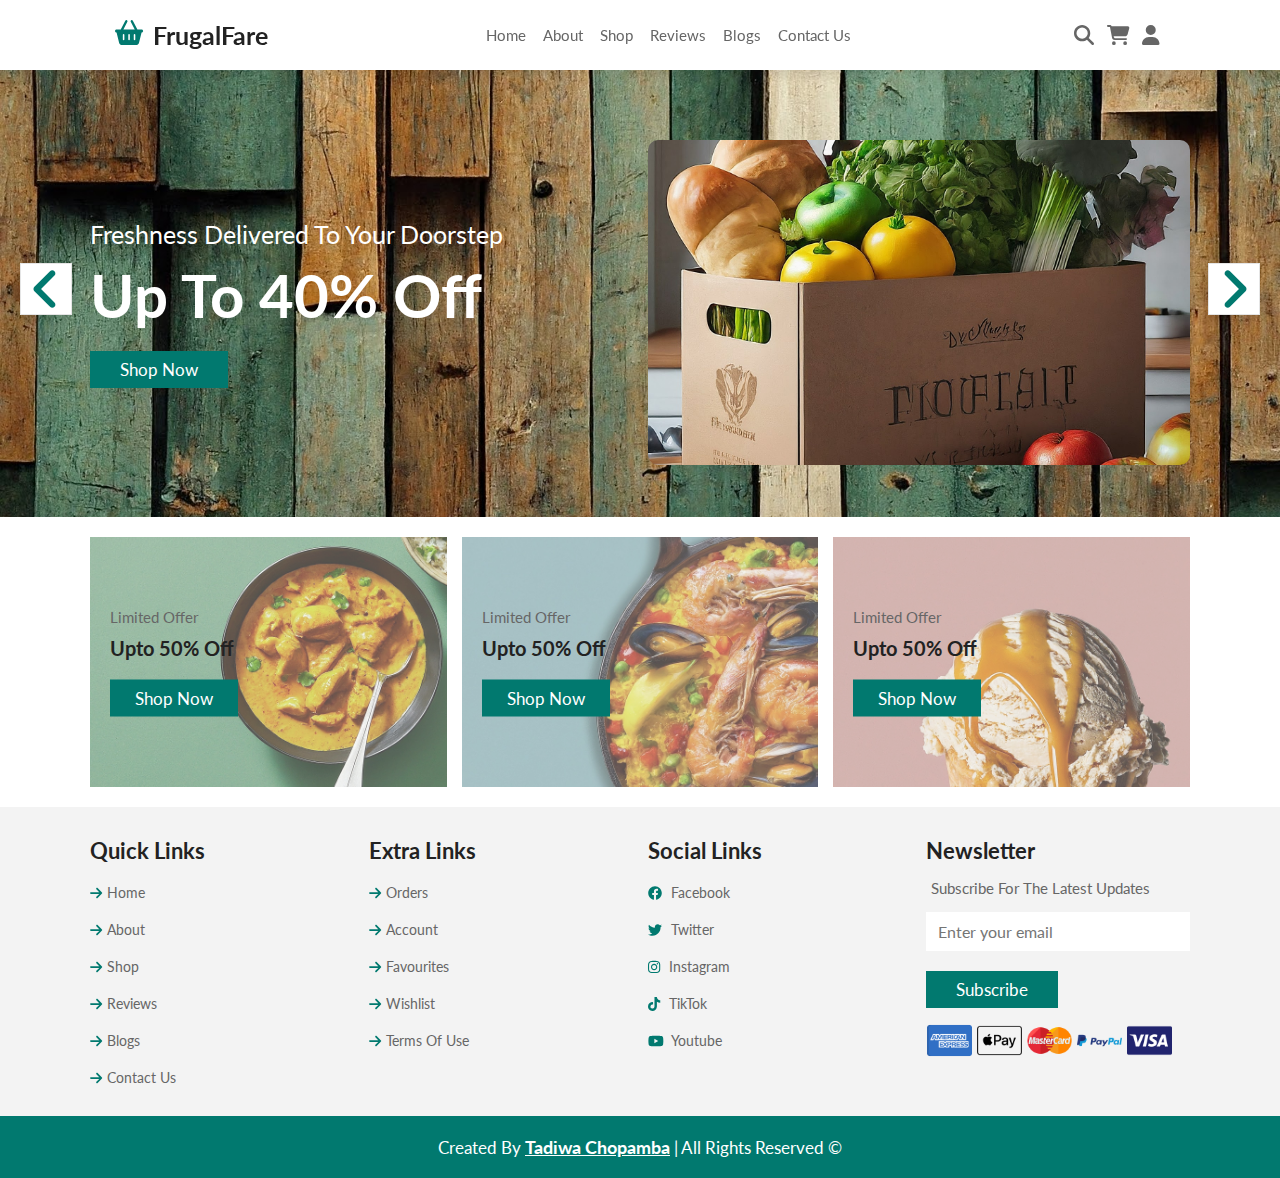
<file: index.html>
<!DOCTYPE html>
<html lang="en">
  <head>
    <meta charset="UTF-8" />
    <meta name="viewport" content="width=device-width, initial-scale=1.0" />
    <title>FrugalFare: Fill Your Cart, Not Your Expenses - Home</title>
    <link rel="stylesheet" href="style.css" />
  </head>
  <body>
    <!--Header Section-->
    <header class="header">
      <a href="#" class="logo"
        ><i class="fas fa-shopping-basket" id="icon"></i>FrugalFare</a
      >

      <div class="navbar">
        <a href="home.html">home</a>
        <a href="about.html">about</a>
        <a href="shop.html">shop</a>
        <a href="reviews.html">reviews</a>
        <a href="blogs.html">blogs</a>
        <a href="contact.html">contact us</a>
      </div>

      <div class="icons">
        <div id="menu-btn" class="fas fa-bars"></div>
        <div id="search-btn" class="fas fa-search"></div>
        <div id="cart-btn" class="fas fa-shopping-cart"></div>
        <div id="login-btn" class="fas fa-user"></div>
      </div>

      <form action="" class="search-form">
        <input type="search" placeholder="Search here..." id="search-box" />
        <label for="search-box" class="fas fa-search" id="icon"></label>
      </form>

      <div class="shopping-cart">
        <div class="box">
          <i class="fas fa-xmark" id="icon"></i>
          <img src="frugalfare-shop1.jpg" alt="" />
          <div class="content">
            <h3>Chicken Curry Kit</h3>
            <span class="quantity">1</span>
            <span class="multiply">x</span>
            <span class="price">R80</span>
          </div>
        </div>
        <div class="box">
          <i class="fas fa-xmark" id="icon"></i>
          <img src="frugalfare-shop2.jpg" alt="" />
          <div class="content">
            <h3>Chocolate Nuts</h3>
            <span class="quantity">2</span>
            <span class="multiply">x</span>
            <span class="price">R200</span>
          </div>
        </div>

        <div class="box">
          <i class="fas fa-xmark" id="icon"></i>
          <img src="frugalfare-shop3.jpg" alt="" />
          <div class="content">
            <h3>Caramel Ice Cream</h3>
            <span class="quantity">3</span>
            <span class="multiply">x</span>
            <span class="price">R180</span>
          </div>
        </div>

        <div class="box">
          <i class="fas fa-xmark" id="icon"></i>
          <img src="frugalfare-shop4.jpg" alt="" />
          <div class="content">
            <h3>Seafood Paella Kit</h3>
            <span class="quantity">1</span>
            <span class="multiply">x</span>
            <span class="price">R150</span>
          </div>
        </div>

        <h3 class="total">total: <span>R610</span></h3>
        <a href="#" class="btn">checkout cart</a>
      </div>

      <form action="" class="login-form">
        <h3>login now</h3>
        <input
          type="email"
          name=""
          id=""
          class="box"
          placeholder="Enter your email" />
        <input
          type="password"
          name=""
          id=""
          class="box"
          placeholder="Enter your password" />
        <div class="remember">
          <input type="checkbox" name="" id="remember-me" />
          <label for="remember-me">remember me</label>
        </div>
        <input type="submit" value="submit" class="btn" />
        <p>forgot password? <a href="#">click here</a></p>
        <p>don't have an account? <a href="#">create one</a></p>
      </form>
    </header>
    <!--/Header Section-->
    <!--Home Section-->
    <section class="home">
      <div class="slides-con">
        <div class="slide active">
          <div class="content">
            <span>Freshness Delivered to Your Doorstep</span>
            <h3>up to 40% off</h3>
            <a href="#" class="btn">shop now</a>
          </div>
          <div class="image">
            <img src="frugalfare-home1.jpg" alt="" />
          </div>
        </div>

        <div class="slide">
          <div class="content">
            <span>Your One-Stop Shop for Quality Groceries</span>
            <h3>up to 40% off</h3>
            <a href="#" class="btn">shop now</a>
          </div>
          <div class="image">
            <img src="frugalfare-home2.jpg" alt="" />
          </div>
        </div>

        <div class="slide">
          <div class="content">
            <span>Where Convenience Meets Freshness</span>
            <h3>up to 40% off</h3>
            <a href="#" class="btn">shop now</a>
          </div>
          <div class="image">
            <img src="frugalfare-home3.jpg" alt="" />
          </div>
        </div>

        <div class="slide">
          <div class="content">
            <span>Shop Smart, Eat Fresh, Live Well</span>
            <h3>up to 40% off</h3>
            <a href="#" class="btn">shop now</a>
          </div>
          <div class="image">
            <img src="frugalfare-home4.jpg" alt="" />
          </div>
        </div>

        <div class="slide">
          <div class="content">
            <span>Bringing the Market to Your Home</span>
            <h3>up to 40% off</h3>
            <a href="#" class="btn">shop now</a>
          </div>
          <div class="image">
            <img src="frugalfare-home5.jpg" alt="" />
          </div>
        </div>
      </div>

      <div class="slide-next">
        <div id="slide-next" class="fas fa-angle-right"></div>
      </div>
      <div class="slide-prev">
        <div id="slide-prev" class="fas fa-angle-left"></div>
      </div>
    </section>
    <!--/Home Section-->
    <!--Banner Section-->
    <section class="banner-con">
      <div class="banner">
        <img src="frugalfare-banner1.jpg" alt="" />
        <div class="content">
          <span>limited offer</span>
          <h3>upto 50% off</h3>
          <a href="shop.html" class="btn">shop now</a>
        </div>
      </div>

      <div class="banner">
        <img src="frugalfare-banner2.jpg" alt="" />
        <div class="content">
          <span>limited offer</span>
          <h3>upto 50% off</h3>
          <a href="shop.html" class="btn">shop now</a>
        </div>
      </div>

      <div class="banner">
        <img src="frugalfare-banner3.jpg" alt="" />
        <div class="content">
          <span>limited offer</span>
          <h3>upto 50% off</h3>
          <a href="shop.html" class="btn">shop now</a>
        </div>
      </div>
    </section>
    <!--/Banner Section-->
    <!--Footer Section-->
    <section class="footer">
      <div class="box-con">
        <div class="box">
          <h3>Quick Links</h3>

          <a href="home.html"
            ><i class="fas fa-arrow-right" id="icon"></i>home</a
          >
          <a href="about.html"
            ><i class="fas fa-arrow-right" id="icon"></i>about</a
          >
          <a href="shop.html"
            ><i class="fas fa-arrow-right" id="icon"></i>shop</a
          >
          <a href="reviews.html"
            ><i class="fas fa-arrow-right" id="icon"></i>reviews</a
          >
          <a href="blogs.html"
            ><i class="fas fa-arrow-right" id="icon"></i>blogs</a
          >
          <a href="contact.html"
            ><i class="fas fa-arrow-right" id="icon"></i>contact us</a
          >
        </div>

        <div class="box">
          <h3>Extra Links</h3>

          <a href="#"><i class="fas fa-arrow-right" id="icon"></i>orders</a>
          <a href="#"><i class="fas fa-arrow-right" id="icon"></i>account</a>
          <a href="#"><i class="fas fa-arrow-right" id="icon"></i>favourites</a>
          <a href="#"><i class="fas fa-arrow-right" id="icon"></i>wishlist</a>
          <a href="#"
            ><i class="fas fa-arrow-right" id="icon"></i>terms of use</a
          >
        </div>

        <div class="box">
          <h3>social links</h3>
          <a href="#"> <i class="fab fa-facebook" id="icon"></i> facebook</a>
          <a href="#"> <i class="fab fa-twitter" id="icon"></i> twitter</a>
          <a href="#"> <i class="fab fa-instagram" id="icon"></i> instagram</a>
          <a href="#"> <i class="fab fa-tiktok" id="icon"></i> TikTok</a>
          <a href="#"> <i class="fab fa-youtube" id="icon"></i> youtube</a>
        </div>

        <div class="box">
          <h3>newsletter</h3>
          <p>subscribe for the latest updates</p>
          <form action="">
            <input type="email" name="email" placeholder="Enter your email" />
            <input type="submit" value="subscribe" class="btn" />
          </form>
          <div class="payment">
            <img src="payment1.png" alt="" />
            <img src="payment2.png" alt="" />
            <img src="payment3.png" alt="" />
            <img src="payment4.png" alt="" />
            <img src="payment5.png" alt="" />
          </div>
        </div>
      </div>
    </section>

    <section class="credit">
      created by
      <a href="https://ai-datawizard.github.io/Portfolio/">tadiwa chopamba</a> |
      all rights reserved &copy;
    </section>
    <!--/Footer Section-->
    <script src="code.jquery.com_jquery-3.7.0.js"></script>
    <script src="main.js"></script>
    <script src="all.js"></script>
  </body>
</html>
</file>
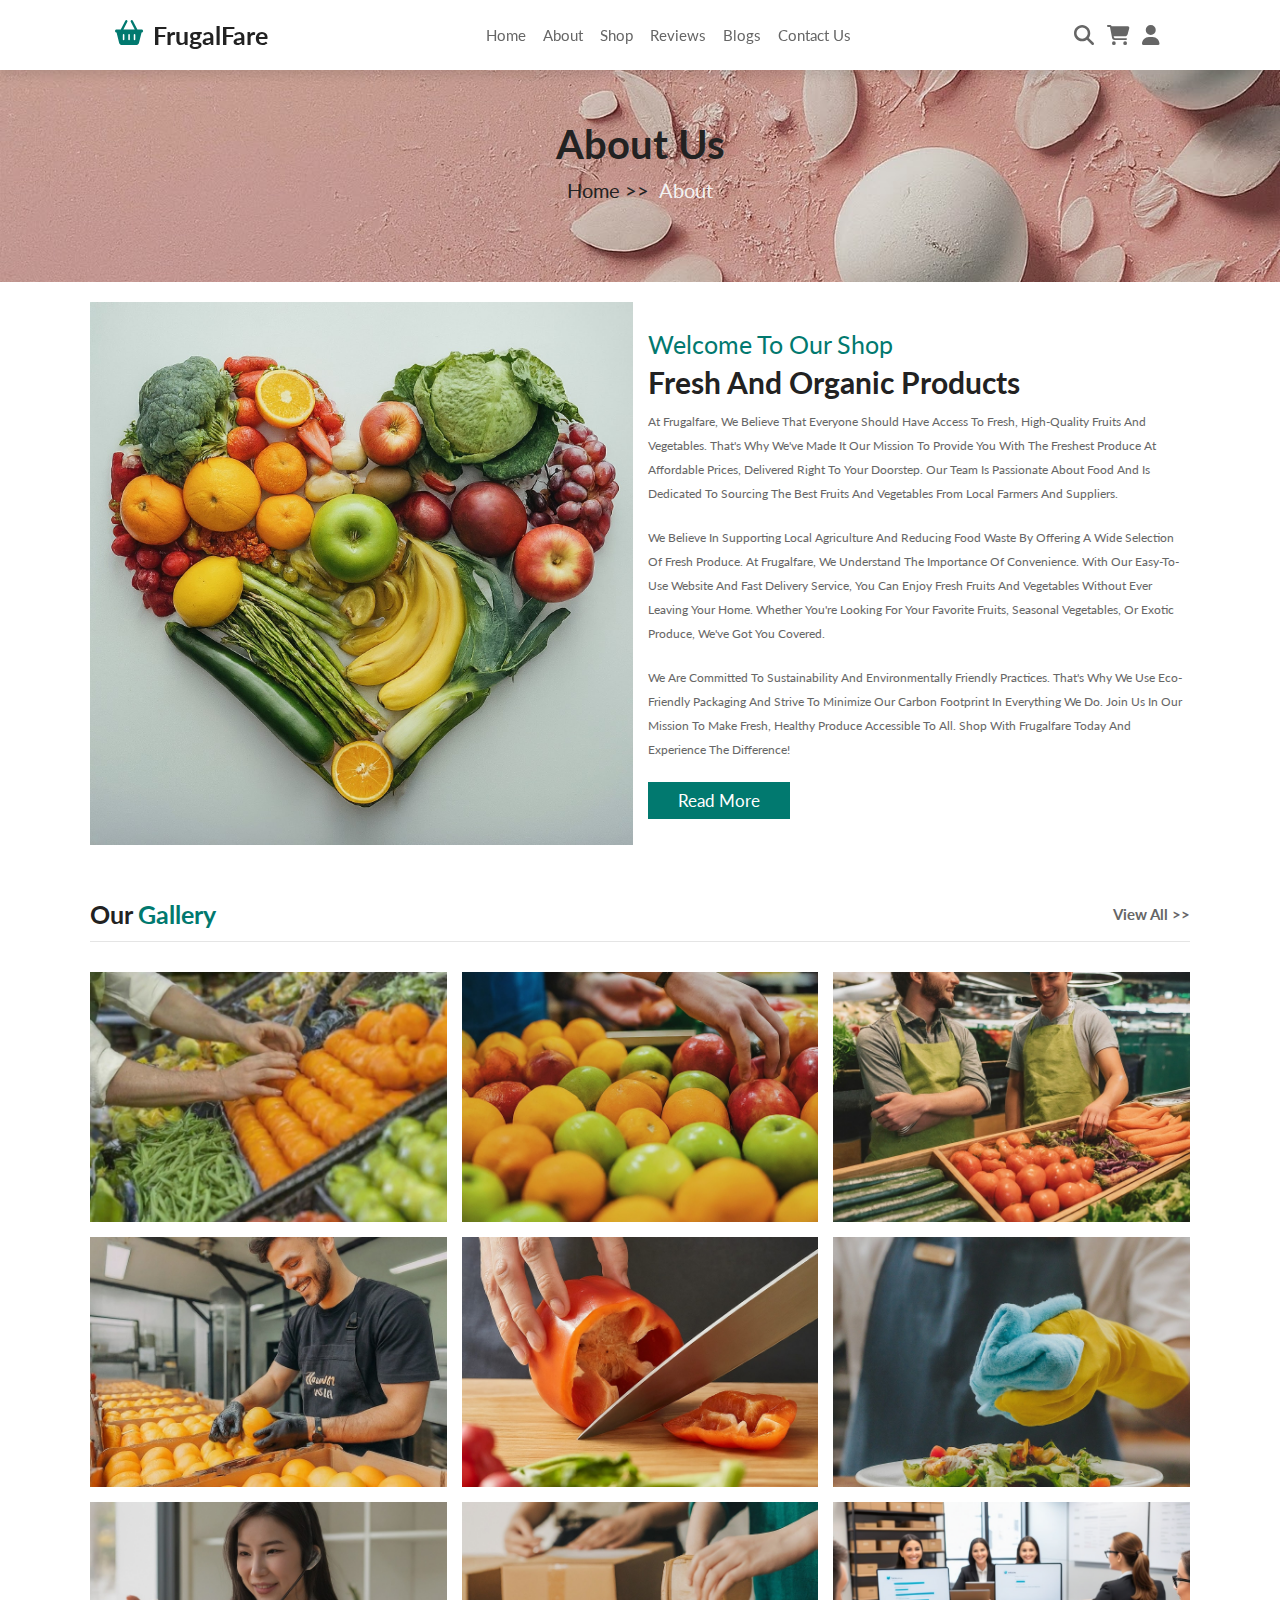
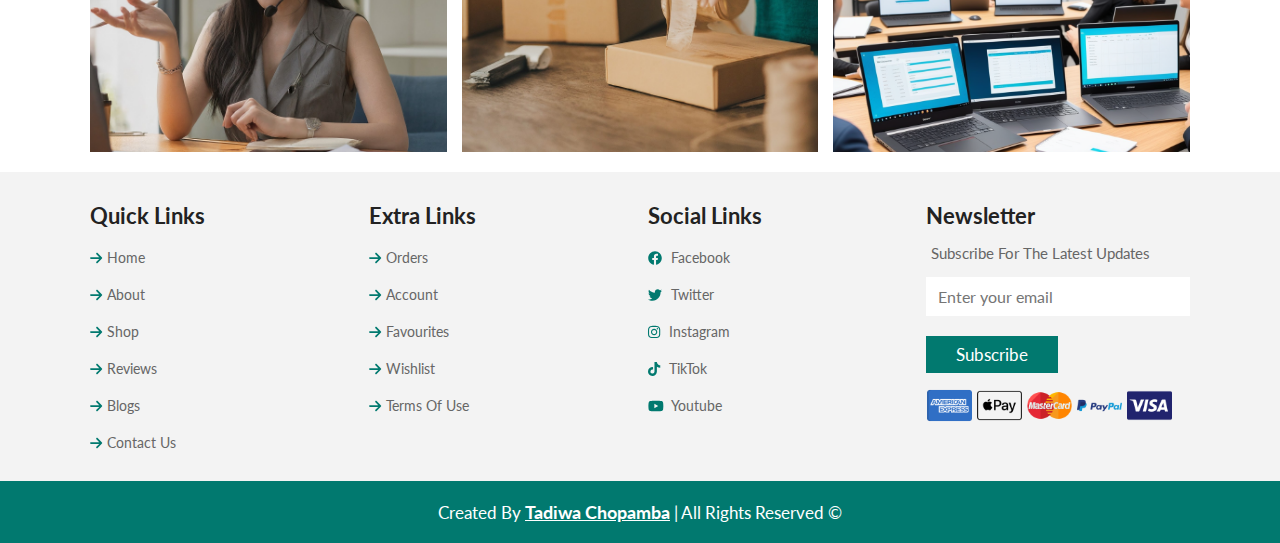
<file: about.html>
<!DOCTYPE html>
<html lang="en">
  <head>
    <meta charset="UTF-8" />
    <meta name="viewport" content="width=device-width, initial-scale=1.0" />
    <title>FrugalFare: Fill Your Cart, Not Your Expenses - About</title>
    <link rel="stylesheet" href="style.css" />
  </head>
  <body>
    <!--Header Section-->
    <header class="header">
      <a href="#" class="logo"
        ><i class="fas fa-shopping-basket" id="icon"></i>FrugalFare</a
      >

      <div class="navbar">
        <a href="home.html">home</a>
        <a href="about.html">about</a>
        <a href="shop.html">shop</a>
        <a href="reviews.html">reviews</a>
        <a href="blogs.html">blogs</a>
        <a href="contact.html">contact us</a>
      </div>

      <div class="icons">
        <div id="menu-btn" class="fas fa-bars"></div>
        <div id="search-btn" class="fas fa-search"></div>
        <div id="cart-btn" class="fas fa-shopping-cart"></div>
        <div id="login-btn" class="fas fa-user"></div>
      </div>

      <form action="" class="search-form">
        <input type="search" placeholder="Search here..." id="search-box" />
        <label for="search-box" class="fas fa-search" id="icon"></label>
      </form>

      <div class="shopping-cart">
        <div class="box">
          <i class="fas fa-xmark" id="icon"></i>
          <img src="frugalfare-shop1.jpg" alt="" />
          <div class="content">
            <h3>Chicken Curry Kit</h3>
            <span class="quantity">1</span>
            <span class="multiply">x</span>
            <span class="price">R80</span>
          </div>
        </div>
        <div class="box">
          <i class="fas fa-xmark" id="icon"></i>
          <img src="frugalfare-shop2.jpg" alt="" />
          <div class="content">
            <h3>Chocolate Nuts</h3>
            <span class="quantity">2</span>
            <span class="multiply">x</span>
            <span class="price">R200</span>
          </div>
        </div>

        <div class="box">
          <i class="fas fa-xmark" id="icon"></i>
          <img src="frugalfare-shop3.jpg" alt="" />
          <div class="content">
            <h3>Caramel Ice Cream</h3>
            <span class="quantity">3</span>
            <span class="multiply">x</span>
            <span class="price">R180</span>
          </div>
        </div>

        <div class="box">
          <i class="fas fa-xmark" id="icon"></i>
          <img src="frugalfare-shop4.jpg" alt="" />
          <div class="content">
            <h3>Seafood Paella Kit</h3>
            <span class="quantity">1</span>
            <span class="multiply">x</span>
            <span class="price">R150</span>
          </div>
        </div>

        <h3 class="total">total: <span>R610</span></h3>
        <a href="#" class="btn">checkout cart</a>
      </div>

      <form action="" class="login-form">
        <h3>login now</h3>
        <input
          type="email"
          name=""
          id=""
          class="box"
          placeholder="Enter your email" />
        <input
          type="password"
          name=""
          id=""
          class="box"
          placeholder="Enter your password" />
        <div class="remember">
          <input type="checkbox" name="" id="remember-me" />
          <label for="remember-me">remember me</label>
        </div>
        <input type="submit" value="submit" class="btn" />
        <p>forgot password? <a href="#">click here</a></p>
        <p>don't have an account? <a href="#">create one</a></p>
      </form>
    </header>
    <!--/Header Section-->

    <!--About Us Section-->
    <div class="heading">
      <h1>about us</h1>
      <p><a href="home.html">home >> </a> about</p>
    </div>
    <section class="about">
      <div class="image">
        <img src="frugalfare-about.jpg" alt="" />
      </div>
      <div class="content">
        <span>welcome to our shop</span>
        <h3>fresh and organic products</h3>
        <p>
          At Frugalfare, we believe that everyone should have access to fresh,
          high-quality fruits and vegetables. That's why we've made it our
          mission to provide you with the freshest produce at affordable prices,
          delivered right to your doorstep. Our team is passionate about food
          and is dedicated to sourcing the best fruits and vegetables from local
          farmers and suppliers.
        </p>
        <p>
          We believe in supporting local agriculture and reducing food waste by
          offering a wide selection of fresh produce. At Frugalfare, we
          understand the importance of convenience. With our easy-to-use website
          and fast delivery service, you can enjoy fresh fruits and vegetables
          without ever leaving your home. Whether you're looking for your
          favorite fruits, seasonal vegetables, or exotic produce, we've got you
          covered.
        </p>
        <p>
          We are committed to sustainability and environmentally friendly
          practices. That's why we use eco-friendly packaging and strive to
          minimize our carbon footprint in everything we do. Join us in our
          mission to make fresh, healthy produce accessible to all. Shop with
          Frugalfare today and experience the difference!
        </p>
        <a href="#" class="btn">read more</a>
      </div>
    </section>
    <!--Gallery Section-->
    <section class="gallery">
      <h1 class="title">
        our <span>gallery</span><a href="#"> view all >> </a>
      </h1>
      <div class="box-con">
        <div class="box">
          <img src="frugalfare-gallery1.jpg" alt="" />
          <div class="icons">
            <a href="#"><i class="fas fa-eye" id="icon"></i></a>
            <a href="#"><i class="fas fa-heart" id="icon"></i></a>
            <a href="#"><i class="fas fa-share-alt" id="icon"></i></a>
          </div>
        </div>

        <div class="box">
          <img src="frugalfare-gallery2.jpg" alt="" />
          <div class="icons">
            <a href="#"><i class="fas fa-eye" id="icon"></i></a>
            <a href="#"><i class="fas fa-heart" id="icon"></i></a>
            <a href="#"><i class="fas fa-share-alt" id="icon"></i></a>
          </div>
        </div>

        <div class="box">
          <img src="frugalfare-gallery3.jpg" alt="" />
          <div class="icons">
            <a href="#"><i class="fas fa-eye" id="icon"></i></a>
            <a href="#"><i class="fas fa-heart" id="icon"></i></a>
            <a href="#"><i class="fas fa-share-alt" id="icon"></i></a>
          </div>
        </div>

        <div class="box">
          <img src="frugalfare-gallery4.jpg" alt="" />
          <div class="icons">
            <a href="#"><i class="fas fa-eye" id="icon"></i></a>
            <a href="#"><i class="fas fa-heart" id="icon"></i></a>
            <a href="#"><i class="fas fa-share-alt" id="icon"></i></a>
          </div>
        </div>

        <div class="box">
          <img src="frugalfare-gallery5.jpg" alt="" />
          <div class="icons">
            <a href="#"><i class="fas fa-eye" id="icon"></i></a>
            <a href="#"><i class="fas fa-heart" id="icon"></i></a>
            <a href="#"><i class="fas fa-share-alt" id="icon"></i></a>
          </div>
        </div>

        <div class="box">
          <img src="frugalfare-gallery6.jpg" alt="" />
          <div class="icons">
            <a href="#"><i class="fas fa-eye" id="icon"></i></a>
            <a href="#"><i class="fas fa-heart" id="icon"></i></a>
            <a href="#"><i class="fas fa-share-alt" id="icon"></i></a>
          </div>
        </div>

        <div class="box">
          <img src="frugalfare-gallery7.jpg" alt="" />
          <div class="icons">
            <a href="#"><i class="fas fa-eye" id="icon"></i></a>
            <a href="#"><i class="fas fa-heart" id="icon"></i></a>
            <a href="#"><i class="fas fa-share-alt" id="icon"></i></a>
          </div>
        </div>

        <div class="box">
          <img src="frugalfare-gallery8.jpg" alt="" />
          <div class="icons">
            <a href="#"><i class="fas fa-eye" id="icon"></i></a>
            <a href="#"><i class="fas fa-heart" id="icon"></i></a>
            <a href="#"><i class="fas fa-share-alt" id="icon"></i></a>
          </div>
        </div>

        <div class="box">
          <img src="frugalfare-gallery9.png" alt="" />
          <div class="icons">
            <a href="#"><i class="fas fa-eye" id="icon"></i></a>
            <a href="#"><i class="fas fa-heart" id="icon"></i></a>
            <a href="#"><i class="fas fa-share-alt" id="icon"></i></a>
          </div>
        </div>
      </div>
    </section>
    <!--/GallerySection-->
    <!--/About Us Section-->

    <!--Footer Section-->
    <section class="footer">
      <div class="box-con">
        <div class="box">
          <h3>Quick Links</h3>

          <a href="home.html"
            ><i class="fas fa-arrow-right" id="icon"></i>home</a
          >
          <a href="about.html"
            ><i class="fas fa-arrow-right" id="icon"></i>about</a
          >
          <a href="shop.html"
            ><i class="fas fa-arrow-right" id="icon"></i>shop</a
          >
          <a href="reviews.html"
            ><i class="fas fa-arrow-right" id="icon"></i>reviews</a
          >
          <a href="blogs.html"
            ><i class="fas fa-arrow-right" id="icon"></i>blogs</a
          >
          <a href="contact.html"
            ><i class="fas fa-arrow-right" id="icon"></i>contact us</a
          >
        </div>

        <div class="box">
          <h3>Extra Links</h3>

          <a href="#"><i class="fas fa-arrow-right" id="icon"></i>orders</a>
          <a href="#"><i class="fas fa-arrow-right" id="icon"></i>account</a>
          <a href="#"><i class="fas fa-arrow-right" id="icon"></i>favourites</a>
          <a href="#"><i class="fas fa-arrow-right" id="icon"></i>wishlist</a>
          <a href="#"
            ><i class="fas fa-arrow-right" id="icon"></i>terms of use</a
          >
        </div>

        <div class="box">
          <h3>social links</h3>
          <a href="#"> <i class="fab fa-facebook" id="icon"></i> facebook</a>
          <a href="#"> <i class="fab fa-twitter" id="icon"></i> twitter</a>
          <a href="#"> <i class="fab fa-instagram" id="icon"></i> instagram</a>
          <a href="#"> <i class="fab fa-tiktok" id="icon"></i> TikTok</a>
          <a href="#"> <i class="fab fa-youtube" id="icon"></i> youtube</a>
        </div>

        <div class="box">
          <h3>newsletter</h3>
          <p>subscribe for the latest updates</p>
          <form action="">
            <input type="email" name="email" placeholder="Enter your email" />
            <input type="submit" value="subscribe" class="btn" />
          </form>
          <div class="payment">
            <img src="payment1.png" alt="" />
            <img src="payment2.png" alt="" />
            <img src="payment3.png" alt="" />
            <img src="payment4.png" alt="" />
            <img src="payment5.png" alt="" />
          </div>
        </div>
      </div>
    </section>

    <section class="credit">
      created by
      <a href="https://ai-datawizard.github.io/Portfolio/">tadiwa chopamba</a> |
      all rights reserved &copy;
    </section>
    <!--/Footer Section-->
    <script src="code.jquery.com_jquery-3.7.0.js"></script>
    <script src="main.js"></script>
    <script src="all.js"></script>
  </body>
</html>
</file>
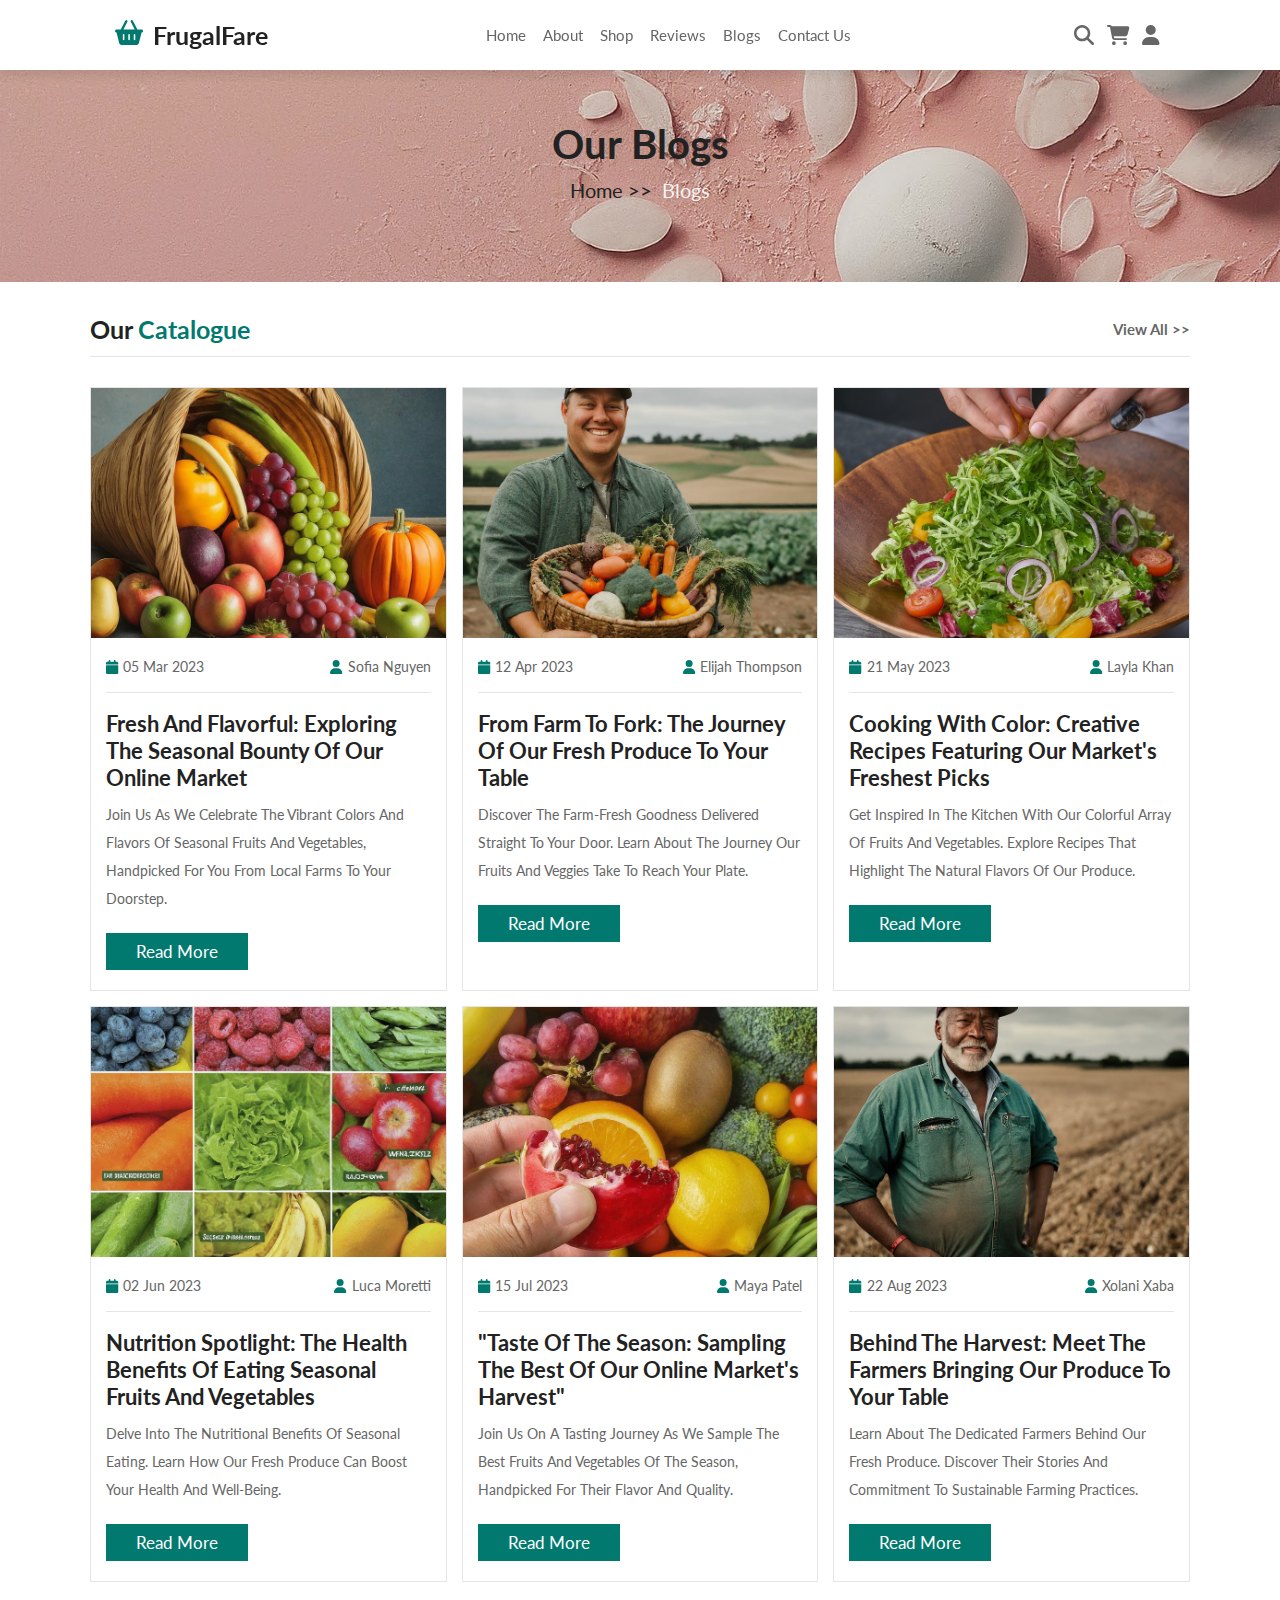
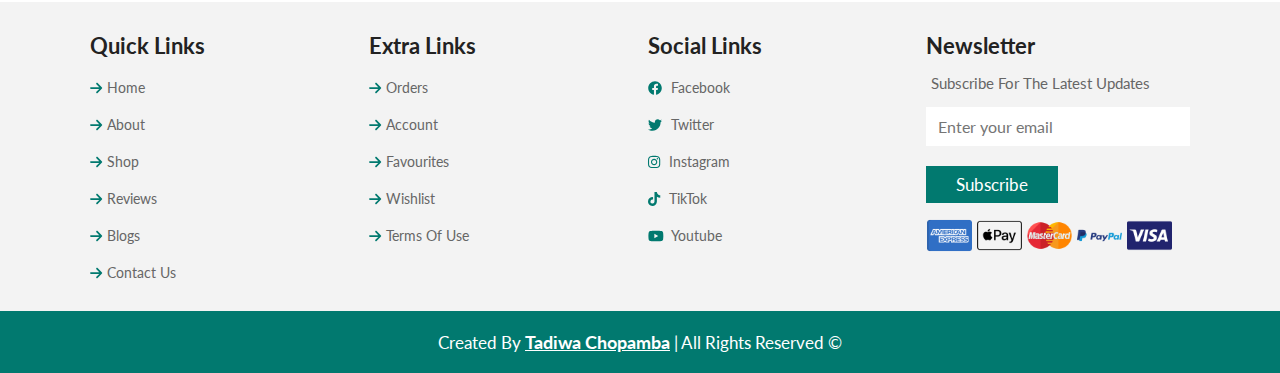
<file: blogs.html>
<!DOCTYPE html>
<html lang="en">
  <head>
    <meta charset="UTF-8" />
    <meta name="viewport" content="width=device-width, initial-scale=1.0" />
    <title>FrugalFare: Fill Your Cart, Not Your Expenses - Blogs</title>
    <link rel="stylesheet" href="style.css" />
  </head>
  <body>
    <!--Header Section-->
    <header class="header">
      <a href="#" class="logo"
        ><i class="fas fa-shopping-basket" id="icon"></i>FrugalFare</a
      >

      <div class="navbar">
        <a href="home.html">home</a>
        <a href="about.html">about</a>
        <a href="shop.html">shop</a>
        <a href="reviews.html">reviews</a>
        <a href="blogs.html">blogs</a>
        <a href="contact.html">contact us</a>
      </div>

      <div class="icons">
        <div id="menu-btn" class="fas fa-bars"></div>
        <div id="search-btn" class="fas fa-search"></div>
        <div id="cart-btn" class="fas fa-shopping-cart"></div>
        <div id="login-btn" class="fas fa-user"></div>
      </div>

      <form action="" class="search-form">
        <input type="search" placeholder="Search here..." id="search-box" />
        <label for="search-box" class="fas fa-search" id="icon"></label>
      </form>

      <div class="shopping-cart">
        <div class="box">
          <i class="fas fa-xmark" id="icon"></i>
          <img src="frugalfare-shop1.jpg" alt="" />
          <div class="content">
            <h3>Chicken Curry Kit</h3>
            <span class="quantity">1</span>
            <span class="multiply">x</span>
            <span class="price">R80</span>
          </div>
        </div>
        <div class="box">
          <i class="fas fa-xmark" id="icon"></i>
          <img src="frugalfare-shop2.jpg" alt="" />
          <div class="content">
            <h3>Chocolate Nuts</h3>
            <span class="quantity">2</span>
            <span class="multiply">x</span>
            <span class="price">R200</span>
          </div>
        </div>

        <div class="box">
          <i class="fas fa-xmark" id="icon"></i>
          <img src="frugalfare-shop3.jpg" alt="" />
          <div class="content">
            <h3>Caramel Ice Cream</h3>
            <span class="quantity">3</span>
            <span class="multiply">x</span>
            <span class="price">R180</span>
          </div>
        </div>

        <div class="box">
          <i class="fas fa-xmark" id="icon"></i>
          <img src="frugalfare-shop4.jpg" alt="" />
          <div class="content">
            <h3>Seafood Paella Kit</h3>
            <span class="quantity">1</span>
            <span class="multiply">x</span>
            <span class="price">R150</span>
          </div>
        </div>

        <h3 class="total">total: <span>R610</span></h3>
        <a href="#" class="btn">checkout cart</a>
      </div>

      <form action="" class="login-form">
        <h3>login now</h3>
        <input
          type="email"
          name=""
          id=""
          class="box"
          placeholder="Enter your email" />
        <input
          type="password"
          name=""
          id=""
          class="box"
          placeholder="Enter your password" />
        <div class="remember">
          <input type="checkbox" name="" id="remember-me" />
          <label for="remember-me">remember me</label>
        </div>
        <input type="submit" value="submit" class="btn" />
        <p>forgot password? <a href="#">click here</a></p>
        <p>don't have an account? <a href="#">create one</a></p>
      </form>
    </header>
    <!--/Header Section-->

    <!--Blogs Section-->
    <div class="heading">
      <h1>our blogs</h1>
      <p><a href="home.html">home >> </a> blogs</p>
    </div>
    <section class="blogs">
      <h1 class="title">
        our <span>catalogue </span><a href="#"> view all >> </a>
      </h1>

      <div class="box-con">
        <div class="box">
          <div class="image">
            <img src="frugalfare-blogs1.jpg" alt="" />
          </div>
          <div class="content">
            <div class="icons">
              <a href="#"
                ><i class="fas fa-calendar" id="icon"></i>05 Mar 2023</a
              >
              <a href="#"><i class="fas fa-user" id="icon"></i>Sofia Nguyen</a>
            </div>
            <h3>
              Fresh and Flavorful: Exploring the Seasonal Bounty of Our Online
              Market
            </h3>
            <p>
              Join us as we celebrate the vibrant colors and flavors of seasonal
              fruits and vegetables, handpicked for you from local farms to your
              doorstep.
            </p>
            <a href="#" class="btn">read more</a>
          </div>
        </div>

        <div class="box">
          <div class="image">
            <img src="frugalfare-blogs2.jpg" alt="" />
          </div>
          <div class="content">
            <div class="icons">
              <a href="#"
                ><i class="fas fa-calendar" id="icon"></i>12 Apr 2023</a
              >
              <a href="#"
                ><i class="fas fa-user" id="icon"></i>Elijah Thompson</a
              >
            </div>
            <h3>
              From Farm to Fork: The Journey of Our Fresh Produce to Your Table
            </h3>
            <p>
              Discover the farm-fresh goodness delivered straight to your door.
              Learn about the journey our fruits and veggies take to reach your
              plate.
            </p>
            <a href="#" class="btn">read more</a>
          </div>
        </div>

        <div class="box">
          <div class="image">
            <img src="frugalfare-blogs3.jpg" alt="" />
          </div>
          <div class="content">
            <div class="icons">
              <a href="#"
                ><i class="fas fa-calendar" id="icon"></i>21 May 2023</a
              >
              <a href="#"><i class="fas fa-user" id="icon"></i>Layla Khan</a>
            </div>
            <h3>
              Cooking with Color: Creative Recipes Featuring Our Market's
              Freshest Picks
            </h3>
            <p>
              Get inspired in the kitchen with our colorful array of fruits and
              vegetables. Explore recipes that highlight the natural flavors of
              our produce.
            </p>
            <a href="#" class="btn">read more</a>
          </div>
        </div>

        <div class="box">
          <div class="image">
            <img src="frugalfare-blogs4.jpg" alt="" />
          </div>
          <div class="content">
            <div class="icons">
              <a href="#"
                ><i class="fas fa-calendar" id="icon"></i>02 Jun 2023</a
              >
              <a href="#"><i class="fas fa-user" id="icon"></i>Luca Moretti</a>
            </div>
            <h3>
              Nutrition Spotlight: The Health Benefits of Eating Seasonal Fruits
              and Vegetables
            </h3>
            <p>
              Delve into the nutritional benefits of seasonal eating. Learn how
              our fresh produce can boost your health and well-being.
            </p>
            <a href="#" class="btn">read more</a>
          </div>
        </div>

        <div class="box">
          <div class="image">
            <img src="frugalfare-blogs5.jpg" alt="" />
          </div>
          <div class="content">
            <div class="icons">
              <a href="#"
                ><i class="fas fa-calendar" id="icon"></i>15 Jul 2023</a
              >
              <a href="#"><i class="fas fa-user" id="icon"></i>Maya Patel</a>
            </div>
            <h3>
              "Taste of the Season: Sampling the Best of Our Online Market's
              Harvest"
            </h3>
            <p>
              Join us on a tasting journey as we sample the best fruits and
              vegetables of the season, handpicked for their flavor and quality.
            </p>
            <a href="#" class="btn">read more</a>
          </div>
        </div>

        <div class="box">
          <div class="image">
            <img src="frugalfare-blogs6.jpg" alt="" />
          </div>
          <div class="content">
            <div class="icons">
              <a href="#"
                ><i class="fas fa-calendar" id="icon"></i>22 Aug 2023</a
              >
              <a href="#"><i class="fas fa-user" id="icon"></i>Xolani Xaba</a>
            </div>
            <h3>
              Behind the Harvest: Meet the Farmers Bringing Our Produce to Your
              Table
            </h3>
            <p>
              Learn about the dedicated farmers behind our fresh produce.
              Discover their stories and commitment to sustainable farming
              practices.
            </p>
            <a href="#" class="btn">read more</a>
          </div>
        </div>
      </div>
    </section>
    <!--/Blogs Section-->
    <!--Footer Section-->
    <section class="footer">
      <div class="box-con">
        <div class="box">
          <h3>Quick Links</h3>

          <a href="home.html"
            ><i class="fas fa-arrow-right" id="icon"></i>home</a
          >
          <a href="about.html"
            ><i class="fas fa-arrow-right" id="icon"></i>about</a
          >
          <a href="shop.html"
            ><i class="fas fa-arrow-right" id="icon"></i>shop</a
          >
          <a href="reviews.html"
            ><i class="fas fa-arrow-right" id="icon"></i>reviews</a
          >
          <a href="blogs.html"
            ><i class="fas fa-arrow-right" id="icon"></i>blogs</a
          >
          <a href="contact.html"
            ><i class="fas fa-arrow-right" id="icon"></i>contact us</a
          >
        </div>

        <div class="box">
          <h3>Extra Links</h3>

          <a href="#"><i class="fas fa-arrow-right" id="icon"></i>orders</a>
          <a href="#"><i class="fas fa-arrow-right" id="icon"></i>account</a>
          <a href="#"><i class="fas fa-arrow-right" id="icon"></i>favourites</a>
          <a href="#"><i class="fas fa-arrow-right" id="icon"></i>wishlist</a>
          <a href="#"
            ><i class="fas fa-arrow-right" id="icon"></i>terms of use</a
          >
        </div>

        <div class="box">
          <h3>social links</h3>
          <a href="#"> <i class="fab fa-facebook" id="icon"></i> facebook</a>
          <a href="#"> <i class="fab fa-twitter" id="icon"></i> twitter</a>
          <a href="#"> <i class="fab fa-instagram" id="icon"></i> instagram</a>
          <a href="#"> <i class="fab fa-tiktok" id="icon"></i> TikTok</a>
          <a href="#"> <i class="fab fa-youtube" id="icon"></i> youtube</a>
        </div>

        <div class="box">
          <h3>newsletter</h3>
          <p>subscribe for the latest updates</p>
          <form action="">
            <input type="email" name="email" placeholder="Enter your email" />
            <input type="submit" value="subscribe" class="btn" />
          </form>
          <div class="payment">
            <img src="payment1.png" alt="" />
            <img src="payment2.png" alt="" />
            <img src="payment3.png" alt="" />
            <img src="payment4.png" alt="" />
            <img src="payment5.png" alt="" />
          </div>
        </div>
      </div>
    </section>

    <section class="credit">
      created by
      <a href="https://ai-datawizard.github.io/Portfolio/">tadiwa chopamba</a> |
      all rights reserved &copy;
    </section>
    <!--/Footer Section-->
    <script src="code.jquery.com_jquery-3.7.0.js"></script>
    <script src="main.js"></script>
    <script src="all.js"></script>
  </body>
</html>
</file>
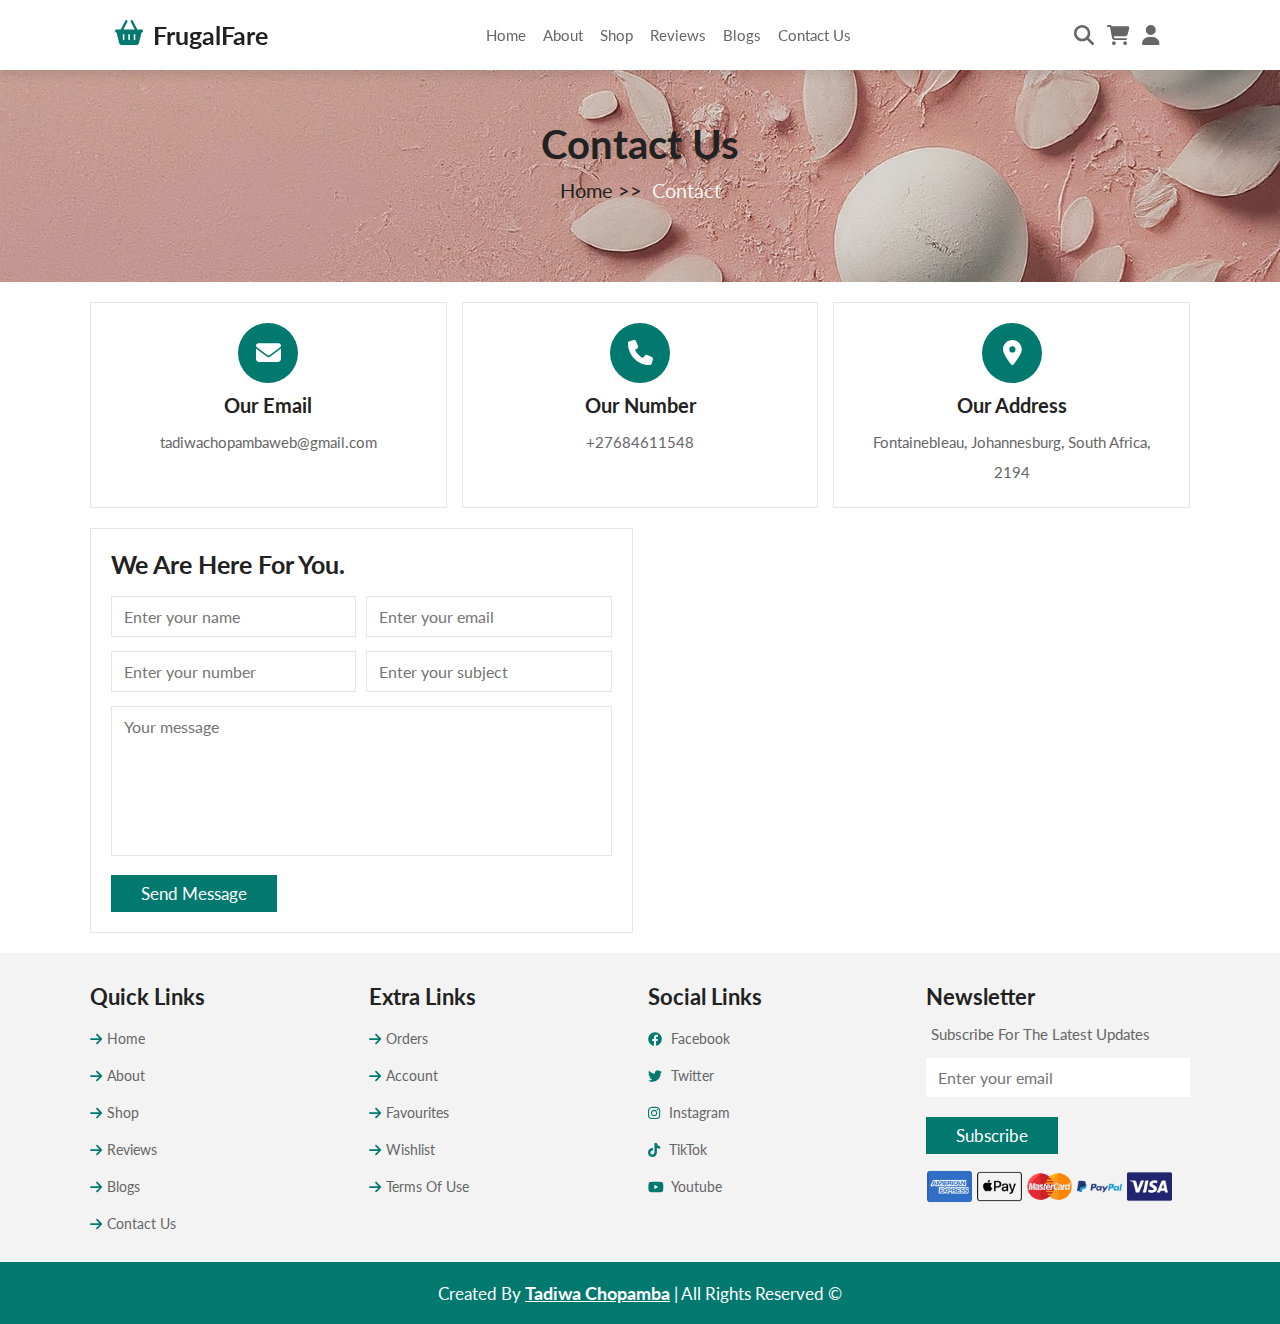
<file: contact.html>
<!DOCTYPE html>
<html lang="en">
  <head>
    <meta charset="UTF-8" />
    <meta name="viewport" content="width=device-width, initial-scale=1.0" />
    <title>FrugalFare: Fill Your Cart, Not Your Expenses - Contact</title>
    <link rel="stylesheet" href="style.css" />
  </head>
  <body>
    <!--Header Section-->
    <header class="header">
      <a href="#" class="logo"
        ><i class="fas fa-shopping-basket" id="icon"></i>FrugalFare</a
      >

      <div class="navbar">
        <a href="home.html">home</a>
        <a href="about.html">about</a>
        <a href="shop.html">shop</a>
        <a href="reviews.html">reviews</a>
        <a href="blogs.html">blogs</a>
        <a href="contact.html">contact us</a>
      </div>

      <div class="icons">
        <div id="menu-btn" class="fas fa-bars"></div>
        <div id="search-btn" class="fas fa-search"></div>
        <div id="cart-btn" class="fas fa-shopping-cart"></div>
        <div id="login-btn" class="fas fa-user"></div>
      </div>

      <form action="" class="search-form">
        <input type="search" placeholder="Search here..." id="search-box" />
        <label for="search-box" class="fas fa-search" id="icon"></label>
      </form>

      <div class="shopping-cart">
        <div class="box">
          <i class="fas fa-xmark" id="icon"></i>
          <img src="frugalfare-shop1.jpg" alt="" />
          <div class="content">
            <h3>Chicken Curry Kit</h3>
            <span class="quantity">1</span>
            <span class="multiply">x</span>
            <span class="price">R80</span>
          </div>
        </div>
        <div class="box">
          <i class="fas fa-xmark" id="icon"></i>
          <img src="frugalfare-shop2.jpg" alt="" />
          <div class="content">
            <h3>Chocolate Nuts</h3>
            <span class="quantity">2</span>
            <span class="multiply">x</span>
            <span class="price">R200</span>
          </div>
        </div>

        <div class="box">
          <i class="fas fa-xmark" id="icon"></i>
          <img src="frugalfare-shop3.jpg" alt="" />
          <div class="content">
            <h3>Caramel Ice Cream</h3>
            <span class="quantity">3</span>
            <span class="multiply">x</span>
            <span class="price">R180</span>
          </div>
        </div>

        <div class="box">
          <i class="fas fa-xmark" id="icon"></i>
          <img src="frugalfare-shop4.jpg" alt="" />
          <div class="content">
            <h3>Seafood Paella Kit</h3>
            <span class="quantity">1</span>
            <span class="multiply">x</span>
            <span class="price">R150</span>
          </div>
        </div>

        <h3 class="total">total: <span>R610</span></h3>
        <a href="#" class="btn">checkout cart</a>
      </div>

      <form action="" class="login-form">
        <h3>login now</h3>
        <input
          type="email"
          name=""
          id=""
          class="box"
          placeholder="Enter your email" />
        <input
          type="password"
          name=""
          id=""
          class="box"
          placeholder="Enter your password" />
        <div class="remember">
          <input type="checkbox" name="" id="remember-me" />
          <label for="remember-me">remember me</label>
        </div>
        <input type="submit" value="submit" class="btn" />
        <p>forgot password? <a href="#">click here</a></p>
        <p>don't have an account? <a href="#">create one</a></p>
      </form>
    </header>
    <!--/Header Section-->
    <!--Contact Section-->
    <div class="heading">
      <h1>contact us</h1>
      <p><a href="home.html">home >> </a> contact</p>
    </div>
    <section class="contact">
      <div class="icons-con">
        <div class="icons">
          <div class="icon"><i class="fas fa-envelope" id="icon"></i></div>
          <h3>our email</h3>
          <p class="nocap">tadiwachopambaweb@gmail.com</p>
        </div>

        <div class="icons">
          <div class="icon"><i class="fas fa-phone" id="icon"></i></div>
          <h3>our number</h3>
          <p>+27684611548</p>
        </div>

        <div class="icons">
          <div class="icon">
            <i class="fas fa-map-marker-alt" id="icon"></i>
          </div>
          <h3>our address</h3>
          <p>fontainebleau, johannesburg, south africa, 2194</p>
        </div>
      </div>

      <div class="row">
        <form action="">
          <h3>We are Here for You.</h3>
          <div class="inputBox">
            <input
              type="text"
              name="Name:"
              class="box"
              placeholder="Enter your name" />
            <input
              type="email"
              name="Email:"
              class="box"
              placeholder="Enter your email" />
          </div>
          <div class="inputBox">
            <input
              type="number"
              name="Number:"
              class="box"
              placeholder="Enter your number" />
            <input
              type="text"
              name="Subject:"
              class="box"
              placeholder="Enter your subject" />
          </div>
          <textarea
            name="Message:"
            cols="30"
            rows="10"
            placeholder="Your message"></textarea>
          <input type="submit" value="send message" class="btn" />
        </form>
        <iframe
          src="https://www.google.com/maps/embed?pb=!1m18!1m12!1m3!1d14331.453832145722!2d27.978435949999998!3d-26.1033755!2m3!1f0!2f0!3f0!3m2!1i1024!2i768!4f13.1!3m3!1m2!1s0x1e9574ddfa651e63%3A0x39da8bae7bd611!2sFontainebleau%2C%20Randburg%2C%202032!5e0!3m2!1sen!2sza!4v1700517815562!5m2!1sen!2sza"
          class="map"
          allowfullscreen=""
          loading="lazy"
          referrerpolicy="no-referrer-when-downgrade"></iframe>
      </div>
    </section>
    <!--/Contact Section-->
    <!--Footer Section-->
    <section class="footer">
      <div class="box-con">
        <div class="box">
          <h3>Quick Links</h3>

          <a href="home.html"
            ><i class="fas fa-arrow-right" id="icon"></i>home</a
          >
          <a href="about.html"
            ><i class="fas fa-arrow-right" id="icon"></i>about</a
          >
          <a href="shop.html"
            ><i class="fas fa-arrow-right" id="icon"></i>shop</a
          >
          <a href="reviews.html"
            ><i class="fas fa-arrow-right" id="icon"></i>reviews</a
          >
          <a href="blogs.html"
            ><i class="fas fa-arrow-right" id="icon"></i>blogs</a
          >
          <a href="contact.html"
            ><i class="fas fa-arrow-right" id="icon"></i>contact us</a
          >
        </div>

        <div class="box">
          <h3>Extra Links</h3>

          <a href="#"><i class="fas fa-arrow-right" id="icon"></i>orders</a>
          <a href="#"><i class="fas fa-arrow-right" id="icon"></i>account</a>
          <a href="#"><i class="fas fa-arrow-right" id="icon"></i>favourites</a>
          <a href="#"><i class="fas fa-arrow-right" id="icon"></i>wishlist</a>
          <a href="#"
            ><i class="fas fa-arrow-right" id="icon"></i>terms of use</a
          >
        </div>

        <div class="box">
          <h3>social links</h3>
          <a href="#"> <i class="fab fa-facebook" id="icon"></i> facebook</a>
          <a href="#"> <i class="fab fa-twitter" id="icon"></i> twitter</a>
          <a href="#"> <i class="fab fa-instagram" id="icon"></i> instagram</a>
          <a href="#"> <i class="fab fa-tiktok" id="icon"></i> TikTok</a>
          <a href="#"> <i class="fab fa-youtube" id="icon"></i> youtube</a>
        </div>

        <div class="box">
          <h3>newsletter</h3>
          <p>subscribe for the latest updates</p>
          <form action="">
            <input type="email" name="email" placeholder="Enter your email" />
            <input type="submit" value="subscribe" class="btn" />
          </form>
          <div class="payment">
            <img src="payment1.png" alt="" />
            <img src="payment2.png" alt="" />
            <img src="payment3.png" alt="" />
            <img src="payment4.png" alt="" />
            <img src="payment5.png" alt="" />
          </div>
        </div>
      </div>
    </section>

    <section class="credit">
      created by
      <a href="https://ai-datawizard.github.io/Portfolio/">tadiwa chopamba</a> |
      all rights reserved &copy;
    </section>
    <!--/Footer Section-->
    <script src="code.jquery.com_jquery-3.7.0.js"></script>
    <script src="main.js"></script>
    <script src="all.js"></script>
  </body>
</html>
</file>
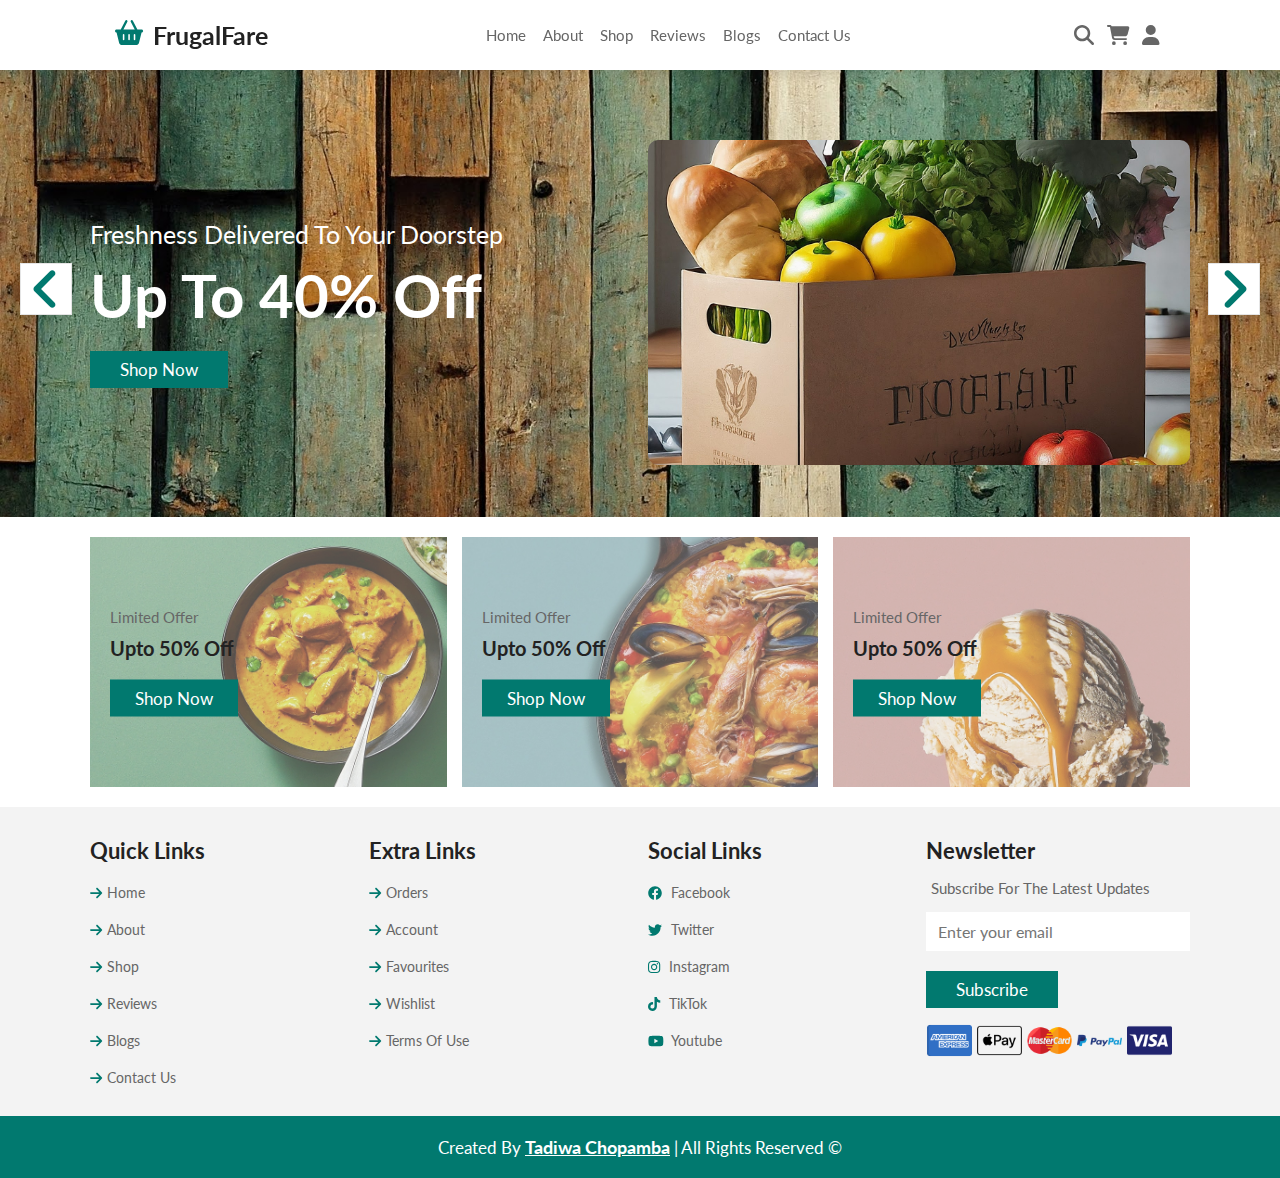
<file: home.html>
<!DOCTYPE html>
<html lang="en">
  <head>
    <meta charset="UTF-8" />
    <meta name="viewport" content="width=device-width, initial-scale=1.0" />
    <title>FrugalFare: Fill Your Cart, Not Your Expenses - Home</title>
    <link rel="stylesheet" href="style.css" />
  </head>
  <body>
    <!--Header Section-->
    <header class="header">
      <a href="#" class="logo"
        ><i class="fas fa-shopping-basket" id="icon"></i>FrugalFare</a
      >

      <div class="navbar">
        <a href="home.html">home</a>
        <a href="about.html">about</a>
        <a href="shop.html">shop</a>
        <a href="reviews.html">reviews</a>
        <a href="blogs.html">blogs</a>
        <a href="contact.html">contact us</a>
      </div>

      <div class="icons">
        <div id="menu-btn" class="fas fa-bars"></div>
        <div id="search-btn" class="fas fa-search"></div>
        <div id="cart-btn" class="fas fa-shopping-cart"></div>
        <div id="login-btn" class="fas fa-user"></div>
      </div>

      <form action="" class="search-form">
        <input type="search" placeholder="Search here..." id="search-box" />
        <label for="search-box" class="fas fa-search" id="icon"></label>
      </form>

      <div class="shopping-cart">
        <div class="box">
          <i class="fas fa-xmark" id="icon"></i>
          <img src="frugalfare-shop1.jpg" alt="" />
          <div class="content">
            <h3>Chicken Curry Kit</h3>
            <span class="quantity">1</span>
            <span class="multiply">x</span>
            <span class="price">R80</span>
          </div>
        </div>
        <div class="box">
          <i class="fas fa-xmark" id="icon"></i>
          <img src="frugalfare-shop2.jpg" alt="" />
          <div class="content">
            <h3>Chocolate Nuts</h3>
            <span class="quantity">2</span>
            <span class="multiply">x</span>
            <span class="price">R200</span>
          </div>
        </div>

        <div class="box">
          <i class="fas fa-xmark" id="icon"></i>
          <img src="frugalfare-shop3.jpg" alt="" />
          <div class="content">
            <h3>Caramel Ice Cream</h3>
            <span class="quantity">3</span>
            <span class="multiply">x</span>
            <span class="price">R180</span>
          </div>
        </div>

        <div class="box">
          <i class="fas fa-xmark" id="icon"></i>
          <img src="frugalfare-shop4.jpg" alt="" />
          <div class="content">
            <h3>Seafood Paella Kit</h3>
            <span class="quantity">1</span>
            <span class="multiply">x</span>
            <span class="price">R150</span>
          </div>
        </div>

        <h3 class="total">total: <span>R610</span></h3>
        <a href="#" class="btn">checkout cart</a>
      </div>

      <form action="" class="login-form">
        <h3>login now</h3>
        <input
          type="email"
          name=""
          id=""
          class="box"
          placeholder="Enter your email" />
        <input
          type="password"
          name=""
          id=""
          class="box"
          placeholder="Enter your password" />
        <div class="remember">
          <input type="checkbox" name="" id="remember-me" />
          <label for="remember-me">remember me</label>
        </div>
        <input type="submit" value="submit" class="btn" />
        <p>forgot password? <a href="#">click here</a></p>
        <p>don't have an account? <a href="#">create one</a></p>
      </form>
    </header>
    <!--/Header Section-->
    <!--Home Section-->
    <section class="home">
      <div class="slides-con">
        <div class="slide active">
          <div class="content">
            <span>Freshness Delivered to Your Doorstep</span>
            <h3>up to 40% off</h3>
            <a href="#" class="btn">shop now</a>
          </div>
          <div class="image">
            <img src="frugalfare-home1.jpg" alt="" />
          </div>
        </div>

        <div class="slide">
          <div class="content">
            <span>Your One-Stop Shop for Quality Groceries</span>
            <h3>up to 40% off</h3>
            <a href="#" class="btn">shop now</a>
          </div>
          <div class="image">
            <img src="frugalfare-home2.jpg" alt="" />
          </div>
        </div>

        <div class="slide">
          <div class="content">
            <span>Where Convenience Meets Freshness</span>
            <h3>up to 40% off</h3>
            <a href="#" class="btn">shop now</a>
          </div>
          <div class="image">
            <img src="frugalfare-home3.jpg" alt="" />
          </div>
        </div>

        <div class="slide">
          <div class="content">
            <span>Shop Smart, Eat Fresh, Live Well</span>
            <h3>up to 40% off</h3>
            <a href="#" class="btn">shop now</a>
          </div>
          <div class="image">
            <img src="frugalfare-home4.jpg" alt="" />
          </div>
        </div>

        <div class="slide">
          <div class="content">
            <span>Bringing the Market to Your Home</span>
            <h3>up to 40% off</h3>
            <a href="#" class="btn">shop now</a>
          </div>
          <div class="image">
            <img src="frugalfare-home5.jpg" alt="" />
          </div>
        </div>
      </div>

      <div class="slide-next">
        <div id="slide-next" class="fas fa-angle-right"></div>
      </div>
      <div class="slide-prev">
        <div id="slide-prev" class="fas fa-angle-left"></div>
      </div>
    </section>
    <!--/Home Section-->
    <!--Banner Section-->
    <section class="banner-con">
      <div class="banner">
        <img src="frugalfare-banner1.jpg" alt="" />
        <div class="content">
          <span>limited offer</span>
          <h3>upto 50% off</h3>
          <a href="shop.html" class="btn">shop now</a>
        </div>
      </div>

      <div class="banner">
        <img src="frugalfare-banner2.jpg" alt="" />
        <div class="content">
          <span>limited offer</span>
          <h3>upto 50% off</h3>
          <a href="shop.html" class="btn">shop now</a>
        </div>
      </div>

      <div class="banner">
        <img src="frugalfare-banner3.jpg" alt="" />
        <div class="content">
          <span>limited offer</span>
          <h3>upto 50% off</h3>
          <a href="shop.html" class="btn">shop now</a>
        </div>
      </div>
    </section>
    <!--/Banner Section-->
    <!--Footer Section-->
    <section class="footer">
      <div class="box-con">
        <div class="box">
          <h3>Quick Links</h3>

          <a href="home.html"
            ><i class="fas fa-arrow-right" id="icon"></i>home</a
          >
          <a href="about.html"
            ><i class="fas fa-arrow-right" id="icon"></i>about</a
          >
          <a href="shop.html"
            ><i class="fas fa-arrow-right" id="icon"></i>shop</a
          >
          <a href="reviews.html"
            ><i class="fas fa-arrow-right" id="icon"></i>reviews</a
          >
          <a href="blogs.html"
            ><i class="fas fa-arrow-right" id="icon"></i>blogs</a
          >
          <a href="contact.html"
            ><i class="fas fa-arrow-right" id="icon"></i>contact us</a
          >
        </div>

        <div class="box">
          <h3>Extra Links</h3>

          <a href="#"><i class="fas fa-arrow-right" id="icon"></i>orders</a>
          <a href="#"><i class="fas fa-arrow-right" id="icon"></i>account</a>
          <a href="#"><i class="fas fa-arrow-right" id="icon"></i>favourites</a>
          <a href="#"><i class="fas fa-arrow-right" id="icon"></i>wishlist</a>
          <a href="#"
            ><i class="fas fa-arrow-right" id="icon"></i>terms of use</a
          >
        </div>

        <div class="box">
          <h3>social links</h3>
          <a href="#"> <i class="fab fa-facebook" id="icon"></i> facebook</a>
          <a href="#"> <i class="fab fa-twitter" id="icon"></i> twitter</a>
          <a href="#"> <i class="fab fa-instagram" id="icon"></i> instagram</a>
          <a href="#"> <i class="fab fa-tiktok" id="icon"></i> TikTok</a>
          <a href="#"> <i class="fab fa-youtube" id="icon"></i> youtube</a>
        </div>

        <div class="box">
          <h3>newsletter</h3>
          <p>subscribe for the latest updates</p>
          <form action="">
            <input type="email" name="email" placeholder="Enter your email" />
            <input type="submit" value="subscribe" class="btn" />
          </form>
          <div class="payment">
            <img src="payment1.png" alt="" />
            <img src="payment2.png" alt="" />
            <img src="payment3.png" alt="" />
            <img src="payment4.png" alt="" />
            <img src="payment5.png" alt="" />
          </div>
        </div>
      </div>
    </section>

    <section class="credit">
      created by
      <a href="https://ai-datawizard.github.io/Portfolio/">tadiwa chopamba</a> |
      all rights reserved &copy;
    </section>
    <!--/Footer Section-->
    <script src="code.jquery.com_jquery-3.7.0.js"></script>
    <script src="main.js"></script>
    <script src="all.js"></script>
  </body>
</html>
</file>
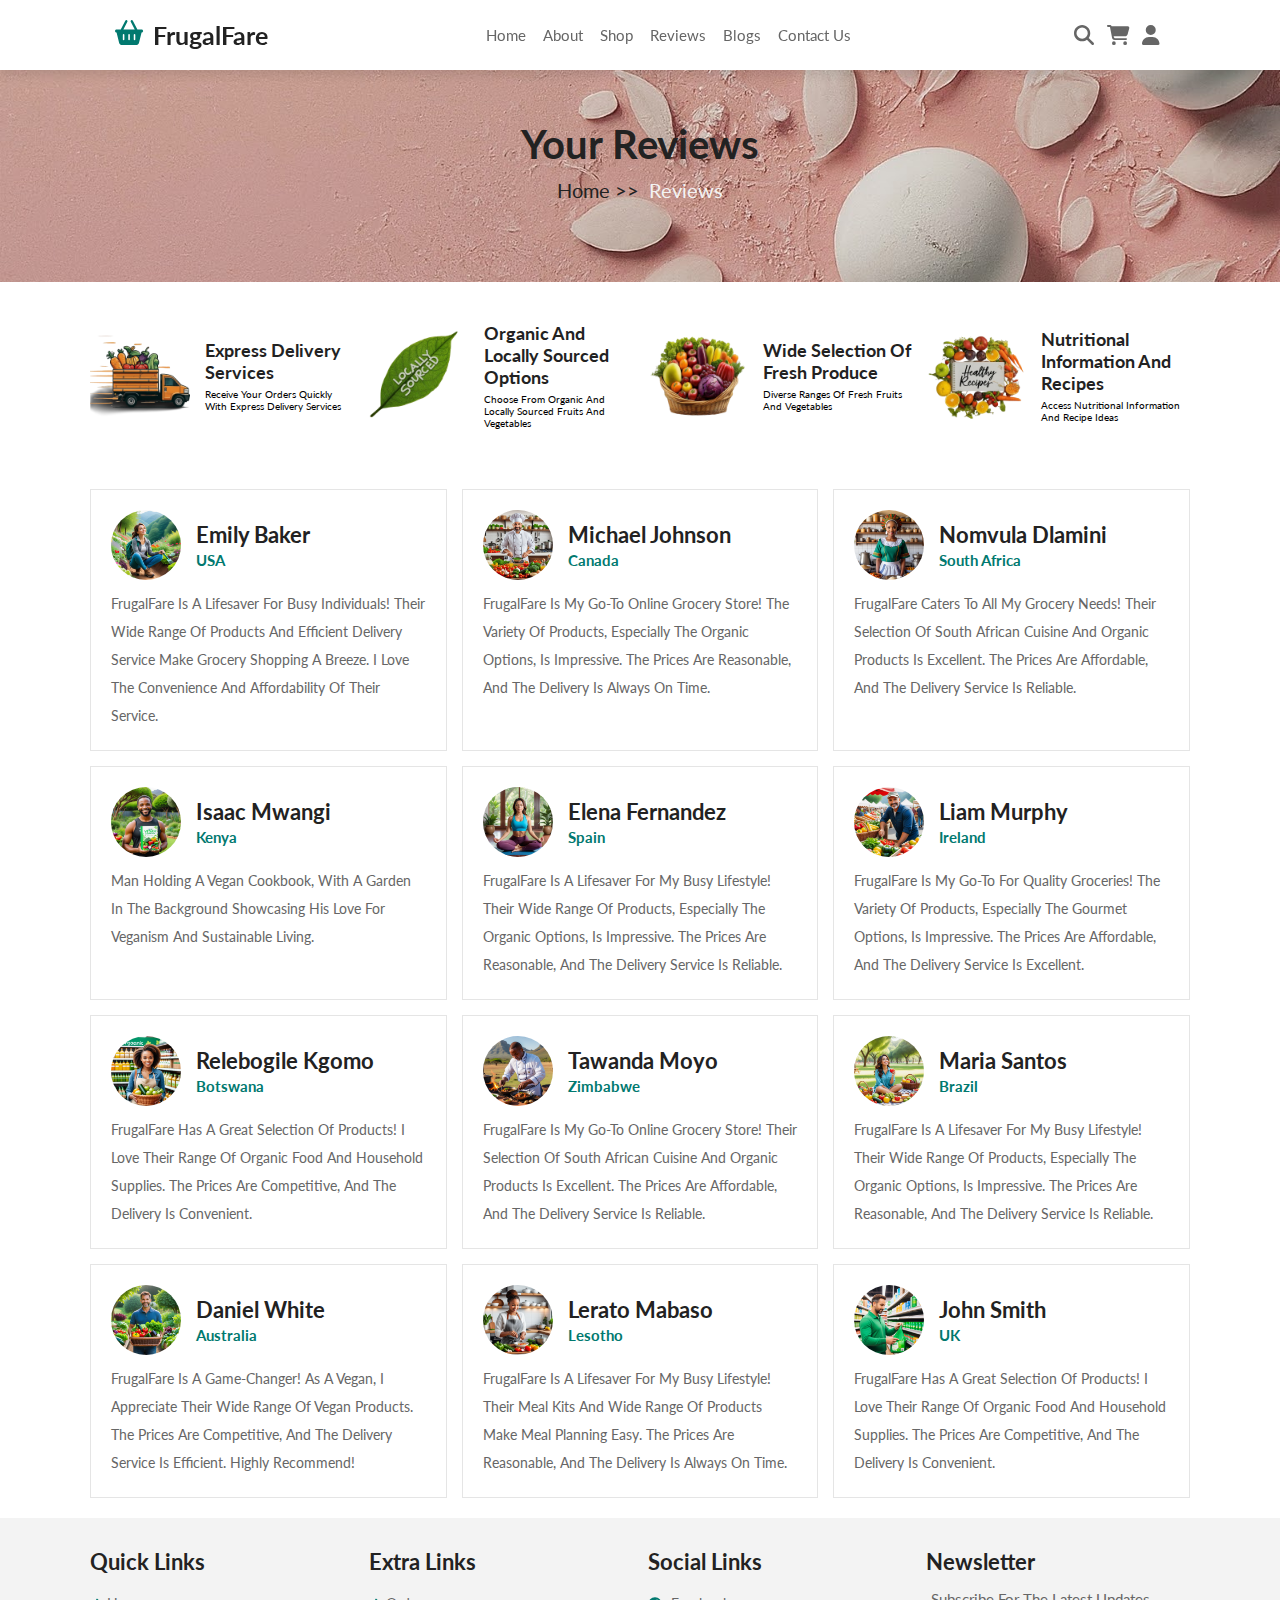
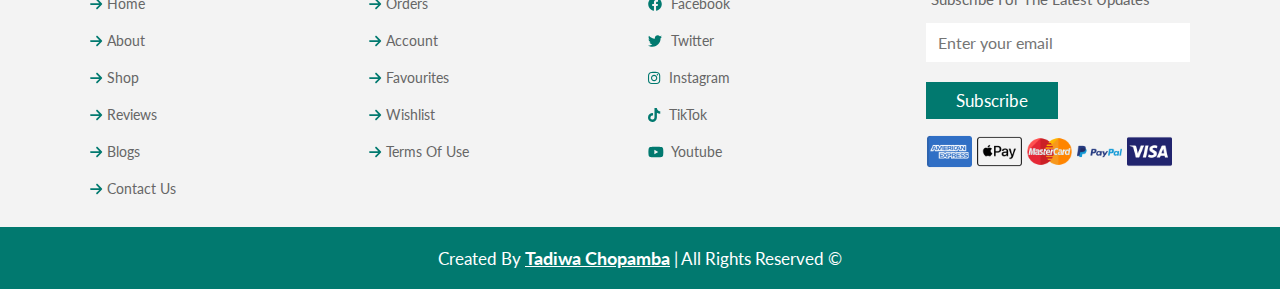
<file: reviews.html>
<!DOCTYPE html>
<html lang="en">
  <head>
    <meta charset="UTF-8" />
    <meta name="viewport" content="width=device-width, initial-scale=1.0" />
    <title>FrugalFare: Fill Your Cart, Not Your Expenses - Reviews</title>
    <link rel="stylesheet" href="style.css" />
  </head>
  <body>
    <!--Header Section-->
    <header class="header">
      <a href="#" class="logo"
        ><i class="fas fa-shopping-basket" id="icon"></i>FrugalFare</a
      >

      <div class="navbar">
        <a href="home.html">home</a>
        <a href="about.html">about</a>
        <a href="shop.html">shop</a>
        <a href="reviews.html">reviews</a>
        <a href="blogs.html">blogs</a>
        <a href="contact.html">contact us</a>
      </div>

      <div class="icons">
        <div id="menu-btn" class="fas fa-bars"></div>
        <div id="search-btn" class="fas fa-search"></div>
        <div id="cart-btn" class="fas fa-shopping-cart"></div>
        <div id="login-btn" class="fas fa-user"></div>
      </div>

      <form action="" class="search-form">
        <input type="search" placeholder="Search here..." id="search-box" />
        <label for="search-box" class="fas fa-search" id="icon"></label>
      </form>

      <div class="shopping-cart">
        <div class="box">
          <i class="fas fa-xmark" id="icon"></i>
          <img src="frugalfare-shop1.jpg" alt="" />
          <div class="content">
            <h3>Chicken Curry Kit</h3>
            <span class="quantity">1</span>
            <span class="multiply">x</span>
            <span class="price">R80</span>
          </div>
        </div>
        <div class="box">
          <i class="fas fa-xmark" id="icon"></i>
          <img src="frugalfare-shop2.jpg" alt="" />
          <div class="content">
            <h3>Chocolate Nuts</h3>
            <span class="quantity">2</span>
            <span class="multiply">x</span>
            <span class="price">R200</span>
          </div>
        </div>

        <div class="box">
          <i class="fas fa-xmark" id="icon"></i>
          <img src="frugalfare-shop3.jpg" alt="" />
          <div class="content">
            <h3>Caramel Ice Cream</h3>
            <span class="quantity">3</span>
            <span class="multiply">x</span>
            <span class="price">R180</span>
          </div>
        </div>

        <div class="box">
          <i class="fas fa-xmark" id="icon"></i>
          <img src="frugalfare-shop4.jpg" alt="" />
          <div class="content">
            <h3>Seafood Paella Kit</h3>
            <span class="quantity">1</span>
            <span class="multiply">x</span>
            <span class="price">R150</span>
          </div>
        </div>

        <h3 class="total">total: <span>R610</span></h3>
        <a href="#" class="btn">checkout cart</a>
      </div>

      <form action="" class="login-form">
        <h3>login now</h3>
        <input
          type="email"
          name=""
          id=""
          class="box"
          placeholder="Enter your email" />
        <input
          type="password"
          name=""
          id=""
          class="box"
          placeholder="Enter your password" />
        <div class="remember">
          <input type="checkbox" name="" id="remember-me" />
          <label for="remember-me">remember me</label>
        </div>
        <input type="submit" value="submit" class="btn" />
        <p>forgot password? <a href="#">click here</a></p>
        <p>don't have an account? <a href="#">create one</a></p>
      </form>
    </header>
    <!--/Header Section-->
    <!--Reviews Section-->
    <div class="heading">
      <h1>your reviews</h1>
      <p><a href="home.html">home >> </a> reviews</p>
    </div>

    <!--Info Section-->
    <section class="info-con">
      <div class="info">
        <img src="frugalfare-servicon1.png" alt="" />
        <div class="content">
          <h3>Express Delivery Services</h3>
          <span
            >Receive your orders quickly with express delivery services</span
          >
        </div>
      </div>

      <div class="info">
        <img src="frugalfare-servicon2.png" alt="" />
        <div class="content">
          <h3>Organic and Locally Sourced Options</h3>
          <span
            >Choose from organic and locally sourced fruits and vegetables</span
          >
        </div>
      </div>

      <div class="info">
        <img src="frugalfare-servicon3.png" alt="" />
        <div class="content">
          <h3>Wide Selection of Fresh Produce</h3>
          <span>diverse ranges of fresh fruits and vegetables</span>
        </div>
      </div>

      <div class="info">
        <img src="frugalfare-servicon4.png" alt="" />
        <div class="content">
          <h3>Nutritional Information and Recipes</h3>
          <span>Access nutritional information and recipe ideas</span>
        </div>
      </div>
    </section>
    <!--/Info Section-->
    <section class="reviews">
      <div class="box">
        <div class="user">
          <img src="frugalfare-review1.png" alt="" />
          <div class="info">
            <h3>Emily Baker</h3>
            <span>USA</span>
          </div>
        </div>
        <p>
          FrugalFare is a lifesaver for busy individuals! Their wide range of
          products and efficient delivery service make grocery shopping a
          breeze. I love the convenience and affordability of their service.
        </p>
      </div>

      <div class="box">
        <div class="user">
          <img src="frugalfare-review2.png" alt="" />
          <div class="info">
            <h3>Michael Johnson</h3>
            <span>Canada</span>
          </div>
        </div>
        <p>
          FrugalFare is my go-to online grocery store! The variety of products,
          especially the organic options, is impressive. The prices are
          reasonable, and the delivery is always on time.
        </p>
      </div>

      <div class="box">
        <div class="user">
          <img src="frugalfare-review3.png" alt="" />
          <div class="info">
            <h3>Nomvula Dlamini</h3>
            <span>South Africa</span>
          </div>
        </div>
        <p>
          FrugalFare caters to all my grocery needs! Their selection of South
          African cuisine and organic products is excellent. The prices are
          affordable, and the delivery service is reliable.
        </p>
      </div>

      <div class="box">
        <div class="user">
          <img src="frugalfare-review4.png" alt="" />
          <div class="info">
            <h3>Isaac Mwangi</h3>
            <span>Kenya</span>
          </div>
        </div>
        <p>
          Man holding a vegan cookbook, with a garden in the background
          showcasing his love for veganism and sustainable living.
        </p>
      </div>

      <div class="box">
        <div class="user">
          <img src="frugalfare-review5.png" alt="" />
          <div class="info">
            <h3>Elena Fernandez</h3>
            <span>Spain</span>
          </div>
        </div>
        <p>
          FrugalFare is a lifesaver for my busy lifestyle! Their wide range of
          products, especially the organic options, is impressive. The prices
          are reasonable, and the delivery service is reliable.
        </p>
      </div>

      <div class="box">
        <div class="user">
          <img src="frugalfare-review6.png" alt="" />
          <div class="info">
            <h3>Liam Murphy</h3>
            <span>Ireland</span>
          </div>
        </div>
        <p>
          FrugalFare is my go-to for quality groceries! The variety of products,
          especially the gourmet options, is impressive. The prices are
          affordable, and the delivery service is excellent.
        </p>
      </div>

      <div class="box">
        <div class="user">
          <img src="frugalfare-review7.png" alt="" />
          <div class="info">
            <h3>Relebogile Kgomo</h3>
            <span>Botswana</span>
          </div>
        </div>
        <p>
          FrugalFare has a great selection of products! I love their range of
          organic food and household supplies. The prices are competitive, and
          the delivery is convenient.
        </p>
      </div>

      <div class="box">
        <div class="user">
          <img src="frugalfare-review9.png" alt="" />
          <div class="info">
            <h3>Tawanda Moyo</h3>
            <span>Zimbabwe</span>
          </div>
        </div>
        <p>
          FrugalFare is my go-to online grocery store! Their selection of South
          African cuisine and organic products is excellent. The prices are
          affordable, and the delivery service is reliable.
        </p>
      </div>

      <div class="box">
        <div class="user">
          <img src="frugalfare-review8.png" alt="" />
          <div class="info">
            <h3>Maria Santos</h3>
            <span>Brazil</span>
          </div>
        </div>
        <p>
          FrugalFare is a lifesaver for my busy lifestyle! Their wide range of
          products, especially the organic options, is impressive. The prices
          are reasonable, and the delivery service is reliable.
        </p>
      </div>

      <div class="box">
        <div class="user">
          <img src="frugalfare-review10.png" alt="" />
          <div class="info">
            <h3>Daniel White</h3>
            <span>Australia</span>
          </div>
        </div>
        <p>
          FrugalFare is a game-changer! As a vegan, I appreciate their wide
          range of vegan products. The prices are competitive, and the delivery
          service is efficient. Highly recommend!
        </p>
      </div>

      <div class="box">
        <div class="user">
          <img src="frugalfare-review11.png" alt="" />
          <div class="info">
            <h3>Lerato Mabaso</h3>
            <span>Lesotho</span>
          </div>
        </div>
        <p>
          FrugalFare is a lifesaver for my busy lifestyle! Their meal kits and
          wide range of products make meal planning easy. The prices are
          reasonable, and the delivery is always on time.
        </p>
      </div>

      <div class="box">
        <div class="user">
          <img src="frugalfare-review12.png" alt="" />
          <div class="info">
            <h3>John Smith</h3>
            <span>UK</span>
          </div>
        </div>
        <p>
          FrugalFare has a great selection of products! I love their range of
          organic food and household supplies. The prices are competitive, and
          the delivery is convenient.
        </p>
      </div>
    </section>
    <!--/Reviews Section-->
    <!--Footer Section-->
    <section class="footer">
      <div class="box-con">
        <div class="box">
          <h3>Quick Links</h3>

          <a href="home.html"
            ><i class="fas fa-arrow-right" id="icon"></i>home</a
          >
          <a href="about.html"
            ><i class="fas fa-arrow-right" id="icon"></i>about</a
          >
          <a href="shop.html"
            ><i class="fas fa-arrow-right" id="icon"></i>shop</a
          >
          <a href="reviews.html"
            ><i class="fas fa-arrow-right" id="icon"></i>reviews</a
          >
          <a href="blogs.html"
            ><i class="fas fa-arrow-right" id="icon"></i>blogs</a
          >
          <a href="contact.html"
            ><i class="fas fa-arrow-right" id="icon"></i>contact us</a
          >
        </div>

        <div class="box">
          <h3>Extra Links</h3>

          <a href="#"><i class="fas fa-arrow-right" id="icon"></i>orders</a>
          <a href="#"><i class="fas fa-arrow-right" id="icon"></i>account</a>
          <a href="#"><i class="fas fa-arrow-right" id="icon"></i>favourites</a>
          <a href="#"><i class="fas fa-arrow-right" id="icon"></i>wishlist</a>
          <a href="#"
            ><i class="fas fa-arrow-right" id="icon"></i>terms of use</a
          >
        </div>

        <div class="box">
          <h3>social links</h3>
          <a href="#"> <i class="fab fa-facebook" id="icon"></i> facebook</a>
          <a href="#"> <i class="fab fa-twitter" id="icon"></i> twitter</a>
          <a href="#"> <i class="fab fa-instagram" id="icon"></i> instagram</a>
          <a href="#"> <i class="fab fa-tiktok" id="icon"></i> TikTok</a>
          <a href="#"> <i class="fab fa-youtube" id="icon"></i> youtube</a>
        </div>

        <div class="box">
          <h3>newsletter</h3>
          <p>subscribe for the latest updates</p>
          <form action="">
            <input type="email" name="email" placeholder="Enter your email" />
            <input type="submit" value="subscribe" class="btn" />
          </form>
          <div class="payment">
            <img src="payment1.png" alt="" />
            <img src="payment2.png" alt="" />
            <img src="payment3.png" alt="" />
            <img src="payment4.png" alt="" />
            <img src="payment5.png" alt="" />
          </div>
        </div>
      </div>
    </section>

    <section class="credit">
      created by
      <a href="https://ai-datawizard.github.io/Portfolio/">tadiwa chopamba</a> |
      all rights reserved &copy;
    </section>
    <!--/Footer Section-->
    <script src="code.jquery.com_jquery-3.7.0.js"></script>
    <script src="main.js"></script>
    <script src="all.js"></script>
  </body>
</html>
</file>
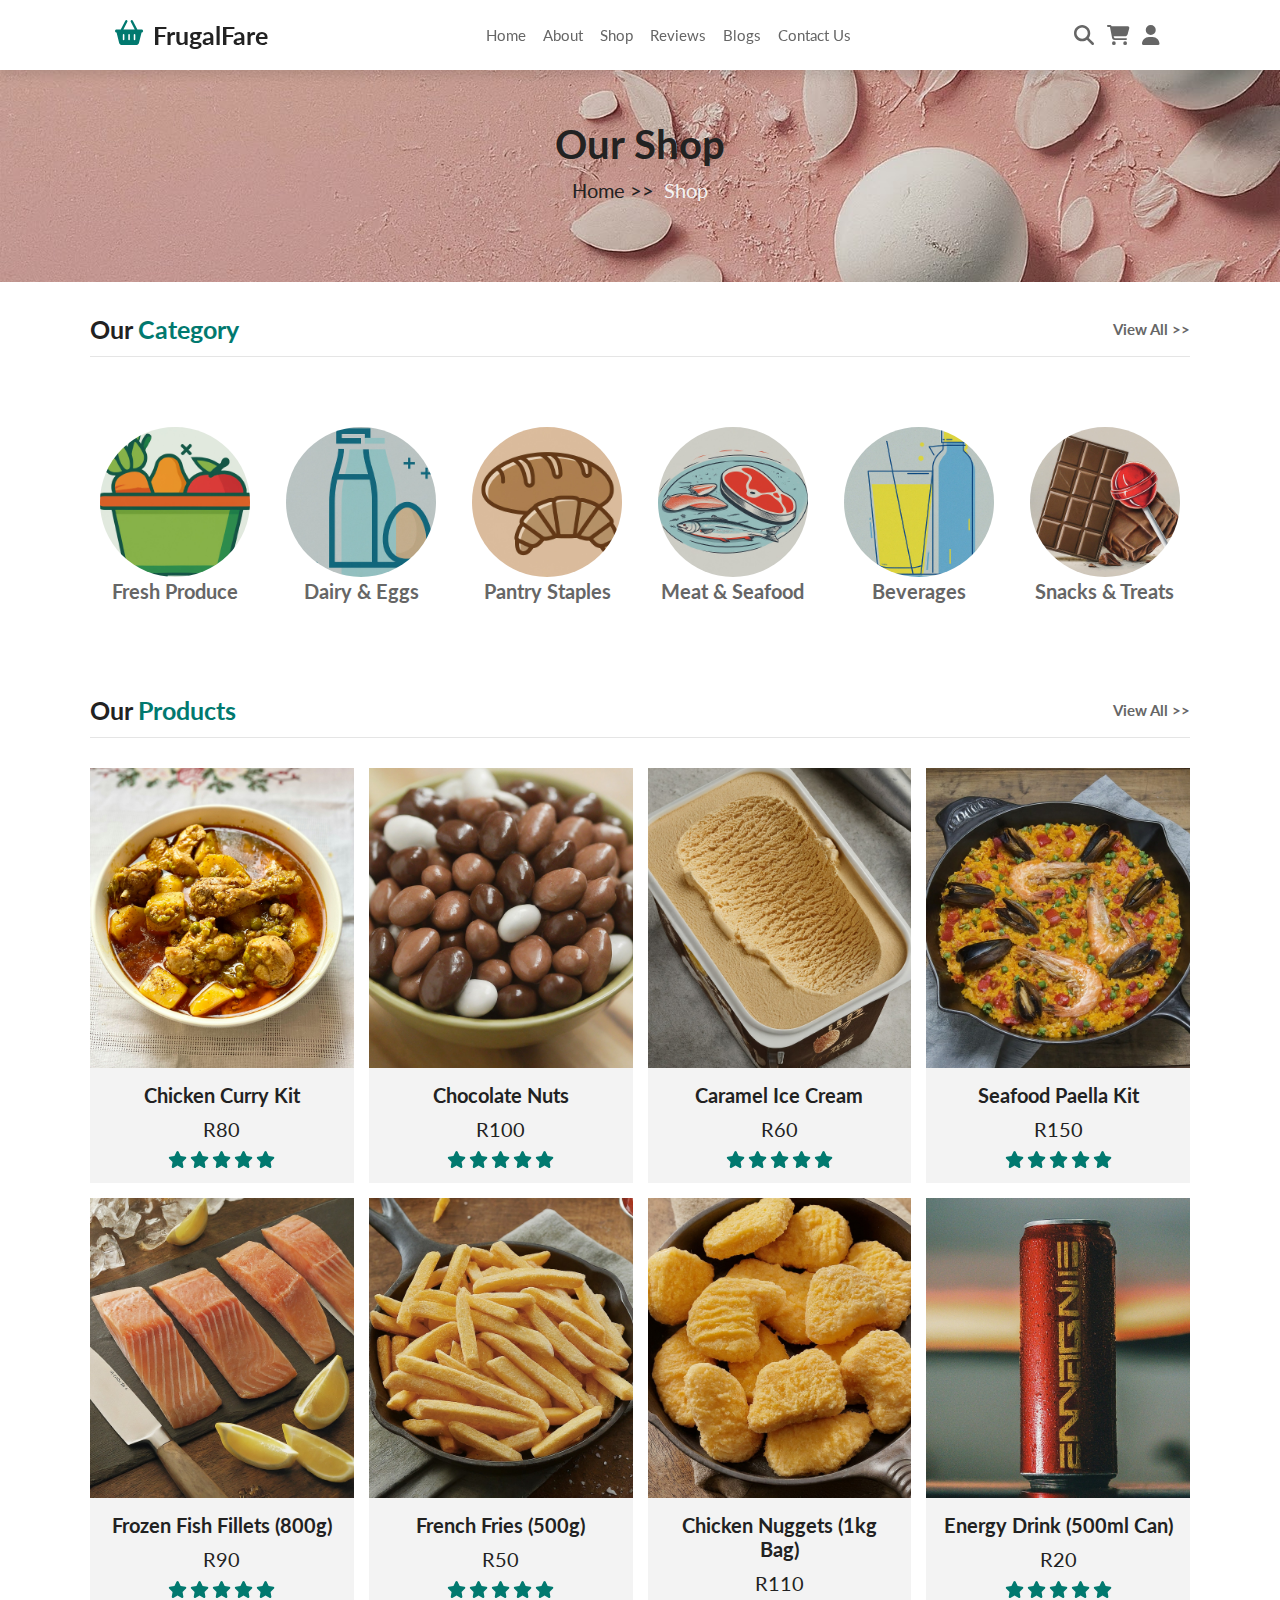
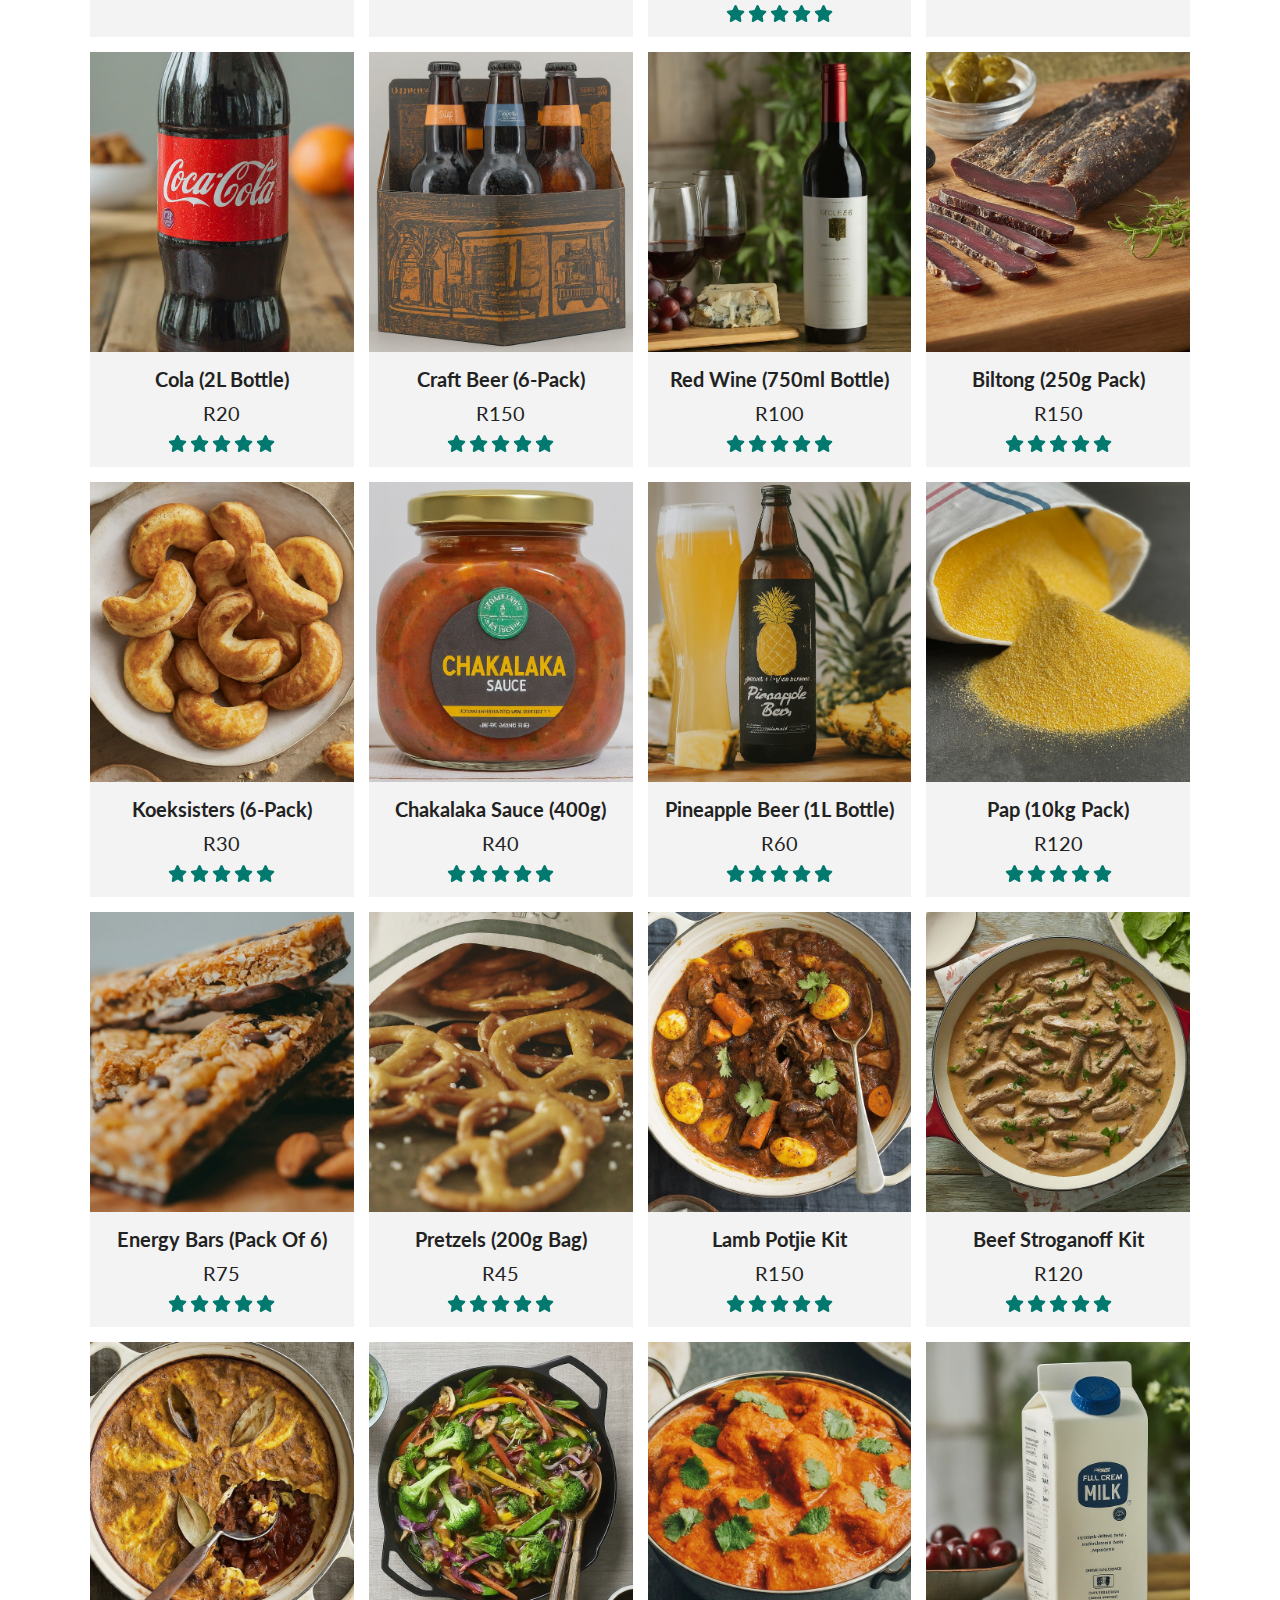
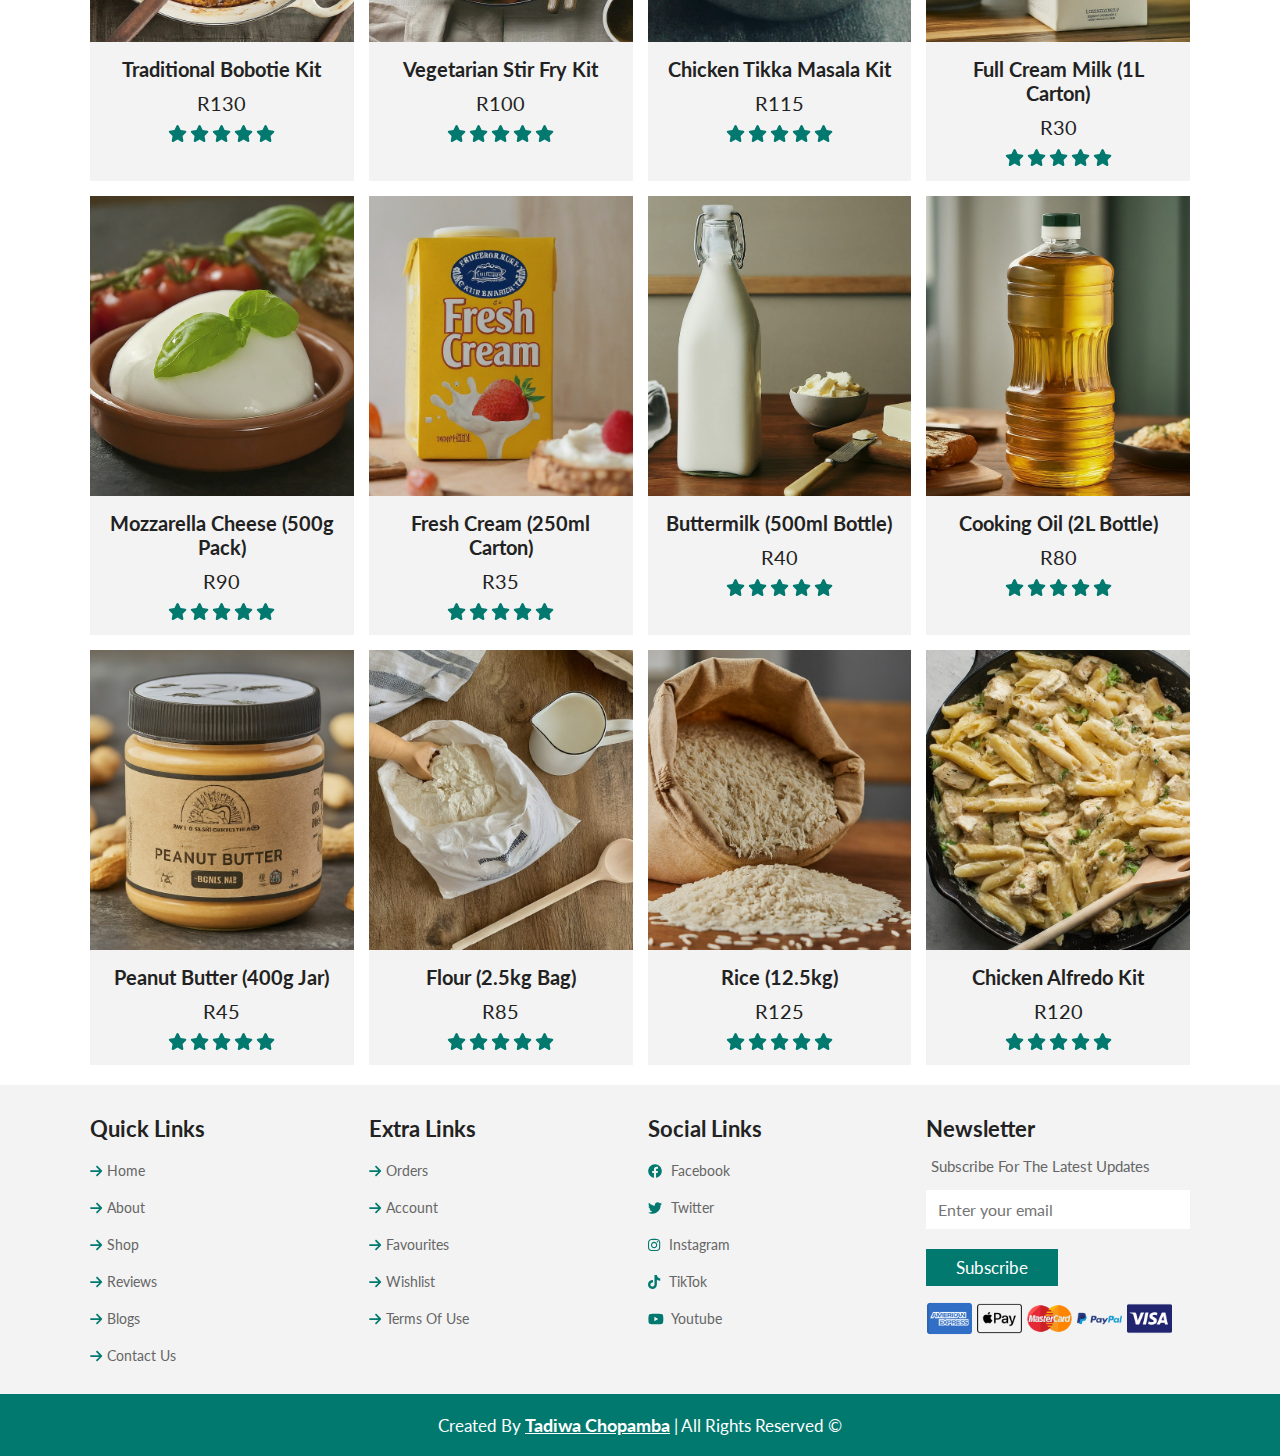
<file: shop.html>
<!DOCTYPE html>
<html lang="en">
  <head>
    <meta charset="UTF-8" />
    <meta name="viewport" content="width=device-width, initial-scale=1.0" />
    <title>FrugalFare: Fill Your Cart, Not Your Expenses - Shop</title>
    <link rel="stylesheet" href="style.css" />
  </head>
  <body>
    <!--Header Section-->
    <header class="header">
      <a href="#" class="logo"
        ><i class="fas fa-shopping-basket" id="icon"></i>FrugalFare</a
      >

      <div class="navbar">
        <a href="home.html">home</a>
        <a href="about.html">about</a>
        <a href="shop.html">shop</a>
        <a href="reviews.html">reviews</a>
        <a href="blogs.html">blogs</a>
        <a href="contact.html">contact us</a>
      </div>

      <div class="icons">
        <div id="menu-btn" class="fas fa-bars"></div>
        <div id="search-btn" class="fas fa-search"></div>
        <div id="cart-btn" class="fas fa-shopping-cart"></div>
        <div id="login-btn" class="fas fa-user"></div>
      </div>

      <form action="" class="search-form">
        <input type="search" placeholder="Search here..." id="search-box" />
        <label for="search-box" class="fas fa-search" id="icon"></label>
      </form>

      <div class="shopping-cart">
        <div class="box">
          <i class="fas fa-xmark" id="icon"></i>
          <img src="frugalfare-shop1.jpg" alt="" />
          <div class="content">
            <h3>Chicken Curry Kit</h3>
            <span class="quantity">1</span>
            <span class="multiply">x</span>
            <span class="price">R80</span>
          </div>
        </div>
        <div class="box">
          <i class="fas fa-xmark" id="icon"></i>
          <img src="frugalfare-shop2.jpg" alt="" />
          <div class="content">
            <h3>Chocolate Nuts</h3>
            <span class="quantity">2</span>
            <span class="multiply">x</span>
            <span class="price">R200</span>
          </div>
        </div>

        <div class="box">
          <i class="fas fa-xmark" id="icon"></i>
          <img src="frugalfare-shop3.jpg" alt="" />
          <div class="content">
            <h3>Caramel Ice Cream</h3>
            <span class="quantity">3</span>
            <span class="multiply">x</span>
            <span class="price">R180</span>
          </div>
        </div>

        <div class="box">
          <i class="fas fa-xmark" id="icon"></i>
          <img src="frugalfare-shop4.jpg" alt="" />
          <div class="content">
            <h3>Seafood Paella Kit</h3>
            <span class="quantity">1</span>
            <span class="multiply">x</span>
            <span class="price">R150</span>
          </div>
        </div>

        <h3 class="total">total: <span>R610</span></h3>
        <a href="#" class="btn">checkout cart</a>
      </div>

      <form action="" class="login-form">
        <h3>login now</h3>
        <input
          type="email"
          name=""
          id=""
          class="box"
          placeholder="Enter your email" />
        <input
          type="password"
          name=""
          id=""
          class="box"
          placeholder="Enter your password" />
        <div class="remember">
          <input type="checkbox" name="" id="remember-me" />
          <label for="remember-me">remember me</label>
        </div>
        <input type="submit" value="submit" class="btn" />
        <p>forgot password? <a href="#">click here</a></p>
        <p>don't have an account? <a href="#">create one</a></p>
      </form>
    </header>
    <!--/Header Section-->
    <!--Shop Section-->
    <div class="heading">
      <h1>our shop</h1>
      <p><a href="home.html">home >> </a> shop</p>
    </div>
    <!--Category Section-->
    <section class="category-con">
      <h1 class="title">
        our <span>category </span><a href="#"> view all >> </a>
      </h1>
      <div class="box-con">
        <div class="box">
          <img src="frugalfare-cat1.jpg" alt="" />
          <h3>Fresh Produce</h3>
        </div>

        <div class="box">
          <img src="frugalfare-cat2.jpg" alt="" />
          <h3>Dairy & Eggs</h3>
        </div>

        <div class="box">
          <img src="frugalfare-cat3.jpg" alt="" />
          <h3>Pantry Staples</h3>
        </div>

        <div class="box">
          <img src="frugalfare-cat4.jpg" alt="" />
          <h3>Meat & Seafood</h3>
        </div>

        <div class="box">
          <img src="frugalfare-cat5.jpg" alt="" />
          <h3>Beverages</h3>
        </div>

        <div class="box">
          <img src="frugalfare-cat6.jpg" alt="" />
          <h3>Snacks & Treats</h3>
        </div>
      </div>
    </section>
    <!--/Category Section-->
    <!--Products Section-->
    <section class="products">
      <h1 class="title">
        our <span>products </span><a href="#"> view all >> </a>
      </h1>
      <div class="box-con">
        <div class="box">
          <div class="icons">
            <a href="#" class="icon">
              <i class="fas fa-shopping-cart" id="icon"></i>
            </a>
            <a href="#" class="icon">
              <i class="fas fa-heart" id="icon"></i>
            </a>
            <a href="#" class="icon">
              <i class="fas fa-eye" id="icon"></i>
            </a>
          </div>
          <div class="image">
            <img src="frugalfare-shop1.jpg" alt="" />
          </div>
          <div class="content">
            <h3>Chicken Curry Kit</h3>
            <div class="price">R80</div>
            <div class="stars">
              <i class="fas fa-star" id="icon"></i>
              <i class="fas fa-star" id="icon"></i>
              <i class="fas fa-star" id="icon"></i>
              <i class="fas fa-star" id="icon"></i>
              <i class="fas fa-star" id="icon"></i>
            </div>
          </div>
        </div>

        <div class="box">
          <div class="icons">
            <a href="#" class="icon">
              <i class="fas fa-shopping-cart" id="icon"></i>
            </a>
            <a href="#" class="icon">
              <i class="fas fa-heart" id="icon"></i>
            </a>
            <a href="#" class="icon">
              <i class="fas fa-eye" id="icon"></i>
            </a>
          </div>
          <div class="image">
            <img src="frugalfare-shop2.jpg" alt="" />
          </div>
          <div class="content">
            <h3>Chocolate Nuts</h3>
            <div class="price">R100</div>
            <div class="stars">
              <i class="fas fa-star" id="icon"></i>
              <i class="fas fa-star" id="icon"></i>
              <i class="fas fa-star" id="icon"></i>
              <i class="fas fa-star" id="icon"></i>
              <i class="fas fa-star" id="icon"></i>
            </div>
          </div>
        </div>

        <div class="box">
          <div class="icons">
            <a href="#" class="icon">
              <i class="fas fa-shopping-cart" id="icon"></i>
            </a>
            <a href="#" class="icon">
              <i class="fas fa-heart" id="icon"></i>
            </a>
            <a href="#" class="icon">
              <i class="fas fa-eye" id="icon"></i>
            </a>
          </div>
          <div class="image">
            <img src="frugalfare-shop3.jpg" alt="" />
          </div>
          <div class="content">
            <h3>Caramel Ice Cream</h3>
            <div class="price">R60</div>
            <div class="stars">
              <i class="fas fa-star" id="icon"></i>
              <i class="fas fa-star" id="icon"></i>
              <i class="fas fa-star" id="icon"></i>
              <i class="fas fa-star" id="icon"></i>
              <i class="fas fa-star" id="icon"></i>
            </div>
          </div>
        </div>

        <div class="box">
          <div class="icons">
            <a href="#" class="icon">
              <i class="fas fa-shopping-cart" id="icon"></i>
            </a>
            <a href="#" class="icon">
              <i class="fas fa-heart" id="icon"></i>
            </a>
            <a href="#" class="icon">
              <i class="fas fa-eye" id="icon"></i>
            </a>
          </div>
          <div class="image">
            <img src="frugalfare-shop4.jpg" alt="" />
          </div>
          <div class="content">
            <h3>Seafood Paella Kit</h3>
            <div class="price">R150</div>
            <div class="stars">
              <i class="fas fa-star" id="icon"></i>
              <i class="fas fa-star" id="icon"></i>
              <i class="fas fa-star" id="icon"></i>
              <i class="fas fa-star" id="icon"></i>
              <i class="fas fa-star" id="icon"></i>
            </div>
          </div>
        </div>

        <div class="box">
          <div class="icons">
            <a href="#" class="icon">
              <i class="fas fa-shopping-cart" id="icon"></i>
            </a>
            <a href="#" class="icon">
              <i class="fas fa-heart" id="icon"></i>
            </a>
            <a href="#" class="icon">
              <i class="fas fa-eye" id="icon"></i>
            </a>
          </div>
          <div class="image">
            <img src="frugalfare-shop5.jpg" alt="" />
          </div>
          <div class="content">
            <h3>Frozen Fish Fillets (800g)</h3>
            <div class="price">R90</div>
            <div class="stars">
              <i class="fas fa-star" id="icon"></i>
              <i class="fas fa-star" id="icon"></i>
              <i class="fas fa-star" id="icon"></i>
              <i class="fas fa-star" id="icon"></i>
              <i class="fas fa-star" id="icon"></i>
            </div>
          </div>
        </div>

        <div class="box">
          <div class="icons">
            <a href="#" class="icon">
              <i class="fas fa-shopping-cart" id="icon"></i>
            </a>
            <a href="#" class="icon">
              <i class="fas fa-heart" id="icon"></i>
            </a>
            <a href="#" class="icon">
              <i class="fas fa-eye" id="icon"></i>
            </a>
          </div>
          <div class="image">
            <img src="frugalfare-shop6.jpg" alt="" />
          </div>
          <div class="content">
            <h3>French Fries (500g)</h3>
            <div class="price">R50</div>
            <div class="stars">
              <i class="fas fa-star" id="icon"></i>
              <i class="fas fa-star" id="icon"></i>
              <i class="fas fa-star" id="icon"></i>
              <i class="fas fa-star" id="icon"></i>
              <i class="fas fa-star" id="icon"></i>
            </div>
          </div>
        </div>

        <div class="box">
          <div class="icons">
            <a href="#" class="icon">
              <i class="fas fa-shopping-cart" id="icon"></i>
            </a>
            <a href="#" class="icon">
              <i class="fas fa-heart" id="icon"></i>
            </a>
            <a href="#" class="icon">
              <i class="fas fa-eye" id="icon"></i>
            </a>
          </div>
          <div class="image">
            <img src="frugalfare-shop7.jpg" alt="" />
          </div>
          <div class="content">
            <h3>Chicken Nuggets (1kg bag)</h3>
            <div class="price">R110</div>
            <div class="stars">
              <i class="fas fa-star" id="icon"></i>
              <i class="fas fa-star" id="icon"></i>
              <i class="fas fa-star" id="icon"></i>
              <i class="fas fa-star" id="icon"></i>
              <i class="fas fa-star" id="icon"></i>
            </div>
          </div>
        </div>

        <div class="box">
          <div class="icons">
            <a href="#" class="icon">
              <i class="fas fa-shopping-cart" id="icon"></i>
            </a>
            <a href="#" class="icon">
              <i class="fas fa-heart" id="icon"></i>
            </a>
            <a href="#" class="icon">
              <i class="fas fa-eye" id="icon"></i>
            </a>
          </div>
          <div class="image">
            <img src="frugalfare-shop8.jpg" alt="" />
          </div>
          <div class="content">
            <h3>Energy Drink (500ml can)</h3>
            <div class="price">R20</div>
            <div class="stars">
              <i class="fas fa-star" id="icon"></i>
              <i class="fas fa-star" id="icon"></i>
              <i class="fas fa-star" id="icon"></i>
              <i class="fas fa-star" id="icon"></i>
              <i class="fas fa-star" id="icon"></i>
            </div>
          </div>
        </div>

        <div class="box">
          <div class="icons">
            <a href="#" class="icon">
              <i class="fas fa-shopping-cart" id="icon"></i>
            </a>
            <a href="#" class="icon">
              <i class="fas fa-heart" id="icon"></i>
            </a>
            <a href="#" class="icon">
              <i class="fas fa-eye" id="icon"></i>
            </a>
          </div>
          <div class="image">
            <img src="frugalfare-shop9.jpg" alt="" />
          </div>
          <div class="content">
            <h3>Cola (2L bottle)</h3>
            <div class="price">R20</div>
            <div class="stars">
              <i class="fas fa-star" id="icon"></i>
              <i class="fas fa-star" id="icon"></i>
              <i class="fas fa-star" id="icon"></i>
              <i class="fas fa-star" id="icon"></i>
              <i class="fas fa-star" id="icon"></i>
            </div>
          </div>
        </div>

        <div class="box">
          <div class="icons">
            <a href="#" class="icon">
              <i class="fas fa-shopping-cart" id="icon"></i>
            </a>
            <a href="#" class="icon">
              <i class="fas fa-heart" id="icon"></i>
            </a>
            <a href="#" class="icon">
              <i class="fas fa-eye" id="icon"></i>
            </a>
          </div>
          <div class="image">
            <img src="frugalfare-shop10.jpg" alt="" />
          </div>
          <div class="content">
            <h3>Craft Beer (6-pack)</h3>
            <div class="price">R150</div>
            <div class="stars">
              <i class="fas fa-star" id="icon"></i>
              <i class="fas fa-star" id="icon"></i>
              <i class="fas fa-star" id="icon"></i>
              <i class="fas fa-star" id="icon"></i>
              <i class="fas fa-star" id="icon"></i>
            </div>
          </div>
        </div>

        <div class="box">
          <div class="icons">
            <a href="#" class="icon">
              <i class="fas fa-shopping-cart" id="icon"></i>
            </a>
            <a href="#" class="icon">
              <i class="fas fa-heart" id="icon"></i>
            </a>
            <a href="#" class="icon">
              <i class="fas fa-eye" id="icon"></i>
            </a>
          </div>
          <div class="image">
            <img src="frugalfare-shop11.jpg" alt="" />
          </div>
          <div class="content">
            <h3>Red Wine (750ml bottle)</h3>
            <div class="price">R100</div>
            <div class="stars">
              <i class="fas fa-star" id="icon"></i>
              <i class="fas fa-star" id="icon"></i>
              <i class="fas fa-star" id="icon"></i>
              <i class="fas fa-star" id="icon"></i>
              <i class="fas fa-star" id="icon"></i>
            </div>
          </div>
        </div>

        <div class="box">
          <div class="icons">
            <a href="#" class="icon">
              <i class="fas fa-shopping-cart" id="icon"></i>
            </a>
            <a href="#" class="icon">
              <i class="fas fa-heart" id="icon"></i>
            </a>
            <a href="#" class="icon">
              <i class="fas fa-eye" id="icon"></i>
            </a>
          </div>
          <div class="image">
            <img src="frugalfare-shop12.jpg" alt="" />
          </div>
          <div class="content">
            <h3>Biltong (250g pack)</h3>
            <div class="price">R150</div>
            <div class="stars">
              <i class="fas fa-star" id="icon"></i>
              <i class="fas fa-star" id="icon"></i>
              <i class="fas fa-star" id="icon"></i>
              <i class="fas fa-star" id="icon"></i>
              <i class="fas fa-star" id="icon"></i>
            </div>
          </div>
        </div>

        <div class="box">
          <div class="icons">
            <a href="#" class="icon">
              <i class="fas fa-shopping-cart" id="icon"></i>
            </a>
            <a href="#" class="icon">
              <i class="fas fa-heart" id="icon"></i>
            </a>
            <a href="#" class="icon">
              <i class="fas fa-eye" id="icon"></i>
            </a>
          </div>
          <div class="image">
            <img src="frugalfare-shop13.jpg" alt="" />
          </div>
          <div class="content">
            <h3>Koeksisters (6-pack)</h3>
            <div class="price">R30</div>
            <div class="stars">
              <i class="fas fa-star" id="icon"></i>
              <i class="fas fa-star" id="icon"></i>
              <i class="fas fa-star" id="icon"></i>
              <i class="fas fa-star" id="icon"></i>
              <i class="fas fa-star" id="icon"></i>
            </div>
          </div>
        </div>

        <div class="box">
          <div class="icons">
            <a href="#" class="icon">
              <i class="fas fa-shopping-cart" id="icon"></i>
            </a>
            <a href="#" class="icon">
              <i class="fas fa-heart" id="icon"></i>
            </a>
            <a href="#" class="icon">
              <i class="fas fa-eye" id="icon"></i>
            </a>
          </div>
          <div class="image">
            <img src="frugalfare-shop14.jpg" alt="" />
          </div>
          <div class="content">
            <h3>Chakalaka Sauce (400g)</h3>
            <div class="price">R40</div>
            <div class="stars">
              <i class="fas fa-star" id="icon"></i>
              <i class="fas fa-star" id="icon"></i>
              <i class="fas fa-star" id="icon"></i>
              <i class="fas fa-star" id="icon"></i>
              <i class="fas fa-star" id="icon"></i>
            </div>
          </div>
        </div>

        <div class="box">
          <div class="icons">
            <a href="#" class="icon">
              <i class="fas fa-shopping-cart" id="icon"></i>
            </a>
            <a href="#" class="icon">
              <i class="fas fa-heart" id="icon"></i>
            </a>
            <a href="#" class="icon">
              <i class="fas fa-eye" id="icon"></i>
            </a>
          </div>
          <div class="image">
            <img src="frugalfare-shop15.jpg" alt="" />
          </div>
          <div class="content">
            <h3>Pineapple Beer (1L bottle)</h3>
            <div class="price">R60</div>
            <div class="stars">
              <i class="fas fa-star" id="icon"></i>
              <i class="fas fa-star" id="icon"></i>
              <i class="fas fa-star" id="icon"></i>
              <i class="fas fa-star" id="icon"></i>
              <i class="fas fa-star" id="icon"></i>
            </div>
          </div>
        </div>

        <div class="box">
          <div class="icons">
            <a href="#" class="icon">
              <i class="fas fa-shopping-cart" id="icon"></i>
            </a>
            <a href="#" class="icon">
              <i class="fas fa-heart" id="icon"></i>
            </a>
            <a href="#" class="icon">
              <i class="fas fa-eye" id="icon"></i>
            </a>
          </div>
          <div class="image">
            <img src="frugalfare-shop16.jpg" alt="" />
          </div>
          <div class="content">
            <h3>Pap (10kg pack)</h3>
            <div class="price">R120</div>
            <div class="stars">
              <i class="fas fa-star" id="icon"></i>
              <i class="fas fa-star" id="icon"></i>
              <i class="fas fa-star" id="icon"></i>
              <i class="fas fa-star" id="icon"></i>
              <i class="fas fa-star" id="icon"></i>
            </div>
          </div>
        </div>

        <div class="box">
          <div class="icons">
            <a href="#" class="icon">
              <i class="fas fa-shopping-cart" id="icon"></i>
            </a>
            <a href="#" class="icon">
              <i class="fas fa-heart" id="icon"></i>
            </a>
            <a href="#" class="icon">
              <i class="fas fa-eye" id="icon"></i>
            </a>
          </div>
          <div class="image">
            <img src="frugalfare-shop17.jpg" alt="" />
          </div>
          <div class="content">
            <h3>Energy Bars (Pack of 6)</h3>
            <div class="price">R75</div>
            <div class="stars">
              <i class="fas fa-star" id="icon"></i>
              <i class="fas fa-star" id="icon"></i>
              <i class="fas fa-star" id="icon"></i>
              <i class="fas fa-star" id="icon"></i>
              <i class="fas fa-star" id="icon"></i>
            </div>
          </div>
        </div>

        <div class="box">
          <div class="icons">
            <a href="#" class="icon">
              <i class="fas fa-shopping-cart" id="icon"></i>
            </a>
            <a href="#" class="icon">
              <i class="fas fa-heart" id="icon"></i>
            </a>
            <a href="#" class="icon">
              <i class="fas fa-eye" id="icon"></i>
            </a>
          </div>
          <div class="image">
            <img src="frugalfare-shop18.jpg" alt="" />
          </div>
          <div class="content">
            <h3>Pretzels (200g bag)</h3>
            <div class="price">R45</div>
            <div class="stars">
              <i class="fas fa-star" id="icon"></i>
              <i class="fas fa-star" id="icon"></i>
              <i class="fas fa-star" id="icon"></i>
              <i class="fas fa-star" id="icon"></i>
              <i class="fas fa-star" id="icon"></i>
            </div>
          </div>
        </div>

        <div class="box">
          <div class="icons">
            <a href="#" class="icon">
              <i class="fas fa-shopping-cart" id="icon"></i>
            </a>
            <a href="#" class="icon">
              <i class="fas fa-heart" id="icon"></i>
            </a>
            <a href="#" class="icon">
              <i class="fas fa-eye" id="icon"></i>
            </a>
          </div>
          <div class="image">
            <img src="frugalfare-shop19.jpg" alt="" />
          </div>
          <div class="content">
            <h3>Lamb Potjie Kit</h3>
            <div class="price">R150</div>
            <div class="stars">
              <i class="fas fa-star" id="icon"></i>
              <i class="fas fa-star" id="icon"></i>
              <i class="fas fa-star" id="icon"></i>
              <i class="fas fa-star" id="icon"></i>
              <i class="fas fa-star" id="icon"></i>
            </div>
          </div>
        </div>

        <div class="box">
          <div class="icons">
            <a href="#" class="icon">
              <i class="fas fa-shopping-cart" id="icon"></i>
            </a>
            <a href="#" class="icon">
              <i class="fas fa-heart" id="icon"></i>
            </a>
            <a href="#" class="icon">
              <i class="fas fa-eye" id="icon"></i>
            </a>
          </div>
          <div class="image">
            <img src="frugalfare-shop20.jpg" alt="" />
          </div>
          <div class="content">
            <h3>Beef Stroganoff Kit</h3>
            <div class="price">R120</div>
            <div class="stars">
              <i class="fas fa-star" id="icon"></i>
              <i class="fas fa-star" id="icon"></i>
              <i class="fas fa-star" id="icon"></i>
              <i class="fas fa-star" id="icon"></i>
              <i class="fas fa-star" id="icon"></i>
            </div>
          </div>
        </div>

        <div class="box">
          <div class="icons">
            <a href="#" class="icon">
              <i class="fas fa-shopping-cart" id="icon"></i>
            </a>
            <a href="#" class="icon">
              <i class="fas fa-heart" id="icon"></i>
            </a>
            <a href="#" class="icon">
              <i class="fas fa-eye" id="icon"></i>
            </a>
          </div>
          <div class="image">
            <img src="frugalfare-shop21.jpg" alt="" />
          </div>
          <div class="content">
            <h3>Traditional Bobotie Kit</h3>
            <div class="price">R130</div>
            <div class="stars">
              <i class="fas fa-star" id="icon"></i>
              <i class="fas fa-star" id="icon"></i>
              <i class="fas fa-star" id="icon"></i>
              <i class="fas fa-star" id="icon"></i>
              <i class="fas fa-star" id="icon"></i>
            </div>
          </div>
        </div>

        <div class="box">
          <div class="icons">
            <a href="#" class="icon">
              <i class="fas fa-shopping-cart" id="icon"></i>
            </a>
            <a href="#" class="icon">
              <i class="fas fa-heart" id="icon"></i>
            </a>
            <a href="#" class="icon">
              <i class="fas fa-eye" id="icon"></i>
            </a>
          </div>
          <div class="image">
            <img src="frugalfare-shop22.jpg" alt="" />
          </div>
          <div class="content">
            <h3>Vegetarian Stir Fry Kit</h3>
            <div class="price">R100</div>
            <div class="stars">
              <i class="fas fa-star" id="icon"></i>
              <i class="fas fa-star" id="icon"></i>
              <i class="fas fa-star" id="icon"></i>
              <i class="fas fa-star" id="icon"></i>
              <i class="fas fa-star" id="icon"></i>
            </div>
          </div>
        </div>

        <div class="box">
          <div class="icons">
            <a href="#" class="icon">
              <i class="fas fa-shopping-cart" id="icon"></i>
            </a>
            <a href="#" class="icon">
              <i class="fas fa-heart" id="icon"></i>
            </a>
            <a href="#" class="icon">
              <i class="fas fa-eye" id="icon"></i>
            </a>
          </div>
          <div class="image">
            <img src="frugalfare-shop23.jpg" alt="" />
          </div>
          <div class="content">
            <h3>Chicken Tikka Masala Kit</h3>
            <div class="price">R115</div>
            <div class="stars">
              <i class="fas fa-star" id="icon"></i>
              <i class="fas fa-star" id="icon"></i>
              <i class="fas fa-star" id="icon"></i>
              <i class="fas fa-star" id="icon"></i>
              <i class="fas fa-star" id="icon"></i>
            </div>
          </div>
        </div>

        <div class="box">
          <div class="icons">
            <a href="#" class="icon">
              <i class="fas fa-shopping-cart" id="icon"></i>
            </a>
            <a href="#" class="icon">
              <i class="fas fa-heart" id="icon"></i>
            </a>
            <a href="#" class="icon">
              <i class="fas fa-eye" id="icon"></i>
            </a>
          </div>
          <div class="image">
            <img src="frugalfare-shop24.jpg" alt="" />
          </div>
          <div class="content">
            <h3>Full Cream Milk (1L carton)</h3>
            <div class="price">R30</div>
            <div class="stars">
              <i class="fas fa-star" id="icon"></i>
              <i class="fas fa-star" id="icon"></i>
              <i class="fas fa-star" id="icon"></i>
              <i class="fas fa-star" id="icon"></i>
              <i class="fas fa-star" id="icon"></i>
            </div>
          </div>
        </div>

        <div class="box">
          <div class="icons">
            <a href="#" class="icon">
              <i class="fas fa-shopping-cart" id="icon"></i>
            </a>
            <a href="#" class="icon">
              <i class="fas fa-heart" id="icon"></i>
            </a>
            <a href="#" class="icon">
              <i class="fas fa-eye" id="icon"></i>
            </a>
          </div>
          <div class="image">
            <img src="frugalfare-shop25.jpg" alt="" />
          </div>
          <div class="content">
            <h3>Mozzarella Cheese (500g pack)</h3>
            <div class="price">R90</div>
            <div class="stars">
              <i class="fas fa-star" id="icon"></i>
              <i class="fas fa-star" id="icon"></i>
              <i class="fas fa-star" id="icon"></i>
              <i class="fas fa-star" id="icon"></i>
              <i class="fas fa-star" id="icon"></i>
            </div>
          </div>
        </div>

        <div class="box">
          <div class="icons">
            <a href="#" class="icon">
              <i class="fas fa-shopping-cart" id="icon"></i>
            </a>
            <a href="#" class="icon">
              <i class="fas fa-heart" id="icon"></i>
            </a>
            <a href="#" class="icon">
              <i class="fas fa-eye" id="icon"></i>
            </a>
          </div>
          <div class="image">
            <img src="frugalfare-shop26.jpg" alt="" />
          </div>
          <div class="content">
            <h3>Fresh Cream (250ml carton)</h3>
            <div class="price">R35</div>
            <div class="stars">
              <i class="fas fa-star" id="icon"></i>
              <i class="fas fa-star" id="icon"></i>
              <i class="fas fa-star" id="icon"></i>
              <i class="fas fa-star" id="icon"></i>
              <i class="fas fa-star" id="icon"></i>
            </div>
          </div>
        </div>

        <div class="box">
          <div class="icons">
            <a href="#" class="icon">
              <i class="fas fa-shopping-cart" id="icon"></i>
            </a>
            <a href="#" class="icon">
              <i class="fas fa-heart" id="icon"></i>
            </a>
            <a href="#" class="icon">
              <i class="fas fa-eye" id="icon"></i>
            </a>
          </div>
          <div class="image">
            <img src="frugalfare-shop27.jpg" alt="" />
          </div>
          <div class="content">
            <h3>Buttermilk (500ml bottle)</h3>
            <div class="price">R40</div>
            <div class="stars">
              <i class="fas fa-star" id="icon"></i>
              <i class="fas fa-star" id="icon"></i>
              <i class="fas fa-star" id="icon"></i>
              <i class="fas fa-star" id="icon"></i>
              <i class="fas fa-star" id="icon"></i>
            </div>
          </div>
        </div>

        <div class="box">
          <div class="icons">
            <a href="#" class="icon">
              <i class="fas fa-shopping-cart" id="icon"></i>
            </a>
            <a href="#" class="icon">
              <i class="fas fa-heart" id="icon"></i>
            </a>
            <a href="#" class="icon">
              <i class="fas fa-eye" id="icon"></i>
            </a>
          </div>
          <div class="image">
            <img src="frugalfare-shop28.jpg" alt="" />
          </div>
          <div class="content">
            <h3>Cooking Oil (2L bottle)</h3>
            <div class="price">R80</div>
            <div class="stars">
              <i class="fas fa-star" id="icon"></i>
              <i class="fas fa-star" id="icon"></i>
              <i class="fas fa-star" id="icon"></i>
              <i class="fas fa-star" id="icon"></i>
              <i class="fas fa-star" id="icon"></i>
            </div>
          </div>
        </div>

        <div class="box">
          <div class="icons">
            <a href="#" class="icon">
              <i class="fas fa-shopping-cart" id="icon"></i>
            </a>
            <a href="#" class="icon">
              <i class="fas fa-heart" id="icon"></i>
            </a>
            <a href="#" class="icon">
              <i class="fas fa-eye" id="icon"></i>
            </a>
          </div>
          <div class="image">
            <img src="frugalfare-shop29.jpg" alt="" />
          </div>
          <div class="content">
            <h3>Peanut Butter (400g jar)</h3>
            <div class="price">R45</div>
            <div class="stars">
              <i class="fas fa-star" id="icon"></i>
              <i class="fas fa-star" id="icon"></i>
              <i class="fas fa-star" id="icon"></i>
              <i class="fas fa-star" id="icon"></i>
              <i class="fas fa-star" id="icon"></i>
            </div>
          </div>
        </div>

        <div class="box">
          <div class="icons">
            <a href="#" class="icon">
              <i class="fas fa-shopping-cart" id="icon"></i>
            </a>
            <a href="#" class="icon">
              <i class="fas fa-heart" id="icon"></i>
            </a>
            <a href="#" class="icon">
              <i class="fas fa-eye" id="icon"></i>
            </a>
          </div>
          <div class="image">
            <img src="frugalfare-shop30.jpg" alt="" />
          </div>
          <div class="content">
            <h3>Flour (2.5kg bag)</h3>
            <div class="price">R85</div>
            <div class="stars">
              <i class="fas fa-star" id="icon"></i>
              <i class="fas fa-star" id="icon"></i>
              <i class="fas fa-star" id="icon"></i>
              <i class="fas fa-star" id="icon"></i>
              <i class="fas fa-star" id="icon"></i>
            </div>
          </div>
        </div>

        <div class="box">
          <div class="icons">
            <a href="#" class="icon">
              <i class="fas fa-shopping-cart" id="icon"></i>
            </a>
            <a href="#" class="icon">
              <i class="fas fa-heart" id="icon"></i>
            </a>
            <a href="#" class="icon">
              <i class="fas fa-eye" id="icon"></i>
            </a>
          </div>
          <div class="image">
            <img src="frugalfare-shop31.jpg" alt="" />
          </div>
          <div class="content">
            <h3>Rice (12.5kg)</h3>
            <div class="price">R125</div>
            <div class="stars">
              <i class="fas fa-star" id="icon"></i>
              <i class="fas fa-star" id="icon"></i>
              <i class="fas fa-star" id="icon"></i>
              <i class="fas fa-star" id="icon"></i>
              <i class="fas fa-star" id="icon"></i>
            </div>
          </div>
        </div>

        <div class="box">
          <div class="icons">
            <a href="#" class="icon">
              <i class="fas fa-shopping-cart" id="icon"></i>
            </a>
            <a href="#" class="icon">
              <i class="fas fa-heart" id="icon"></i>
            </a>
            <a href="#" class="icon">
              <i class="fas fa-eye" id="icon"></i>
            </a>
          </div>
          <div class="image">
            <img src="frugalfare-shop32.jpg" alt="" />
          </div>
          <div class="content">
            <h3>Chicken Alfredo Kit</h3>
            <div class="price">R120</div>
            <div class="stars">
              <i class="fas fa-star" id="icon"></i>
              <i class="fas fa-star" id="icon"></i>
              <i class="fas fa-star" id="icon"></i>
              <i class="fas fa-star" id="icon"></i>
              <i class="fas fa-star" id="icon"></i>
            </div>
          </div>
        </div>
      </div>
    </section>
    <!--/Products Section-->
    <!--/Shop Section-->

    <!--Footer Section-->
    <section class="footer">
      <div class="box-con">
        <div class="box">
          <h3>Quick Links</h3>

          <a href="home.html"
            ><i class="fas fa-arrow-right" id="icon"></i>home</a
          >
          <a href="about.html"
            ><i class="fas fa-arrow-right" id="icon"></i>about</a
          >
          <a href="shop.html"
            ><i class="fas fa-arrow-right" id="icon"></i>shop</a
          >
          <a href="reviews.html"
            ><i class="fas fa-arrow-right" id="icon"></i>reviews</a
          >
          <a href="blogs.html"
            ><i class="fas fa-arrow-right" id="icon"></i>blogs</a
          >
          <a href="contact.html"
            ><i class="fas fa-arrow-right" id="icon"></i>contact us</a
          >
        </div>

        <div class="box">
          <h3>Extra Links</h3>

          <a href="#"><i class="fas fa-arrow-right" id="icon"></i>orders</a>
          <a href="#"><i class="fas fa-arrow-right" id="icon"></i>account</a>
          <a href="#"><i class="fas fa-arrow-right" id="icon"></i>favourites</a>
          <a href="#"><i class="fas fa-arrow-right" id="icon"></i>wishlist</a>
          <a href="#"
            ><i class="fas fa-arrow-right" id="icon"></i>terms of use</a
          >
        </div>

        <div class="box">
          <h3>social links</h3>
          <a href="#"> <i class="fab fa-facebook" id="icon"></i> facebook</a>
          <a href="#"> <i class="fab fa-twitter" id="icon"></i> twitter</a>
          <a href="#"> <i class="fab fa-instagram" id="icon"></i> instagram</a>
          <a href="#"> <i class="fab fa-tiktok" id="icon"></i> TikTok</a>
          <a href="#"> <i class="fab fa-youtube" id="icon"></i> youtube</a>
        </div>

        <div class="box">
          <h3>newsletter</h3>
          <p>subscribe for the latest updates</p>
          <form action="">
            <input type="email" name="email" placeholder="Enter your email" />
            <input type="submit" value="subscribe" class="btn" />
          </form>
          <div class="payment">
            <img src="payment1.png" alt="" />
            <img src="payment2.png" alt="" />
            <img src="payment3.png" alt="" />
            <img src="payment4.png" alt="" />
            <img src="payment5.png" alt="" />
          </div>
        </div>
      </div>
    </section>

    <section class="credit">
      created by
      <a href="https://ai-datawizard.github.io/Portfolio/">tadiwa chopamba</a> |
      all rights reserved &copy;
    </section>
    <!--/Footer Section-->
    <script src="code.jquery.com_jquery-3.7.0.js"></script>
    <script src="main.js"></script>
    <script src="all.js"></script>
  </body>
</html>
</file>
<file: style.css>
@import url("https://fonts.googleapis.com/css2?family=Cabin:wght@600&family=Lato:ital,wght@0,100;0,300;0,400;0,700;0,900;1,100;1,300;1,400;1,700;1,900&family=Quicksand:wght@400;600&display=swap");
/*Common Elements*/
* {
  padding: 0;
  margin: 0;
  box-sizing: border-box;
  font-family: "Lato", sans-serif;
  border: none;
  outline: none;
  text-decoration: none;
  text-transform: capitalize;
  transition: 0.2s linear;
}

html {
  font-size: 62.5%;
  overflow-x: hidden;
  scroll-behavior: smooth;
}

section {
  padding: 2rem 7%;
}

.nocap {
  text-transform: none;
}

.btn {
  margin-top: 1rem;
  display: inline-block;
  padding: 0.8rem 3rem;
  font-size: 1.7rem;
  cursor: pointer;
  background: #01796f;
  color: #fff;
}
.btn:hover {
  background: #222;
}

.space {
  min-height: 50vh;
}

.heading {
  background: url("frugalfare-heading3.jpg") no-repeat;
  background-position: center;
  background-size: cover;
  text-align: center;
  padding-top: 12rem;
  padding-bottom: 8rem;
}
.heading h1 {
  font-size: 4rem;
  color: #222;
}
.heading p {
  padding-top: 1rem;
  font-size: 2rem;
  color: #f3f3f3;
}
.heading p a {
  color: #222;
  padding-right: 0.5rem;
}
.heading p a:hover {
  color: #fff;
}

.title {
  display: flex;
  align-items: center;
  font-size: 2.5rem;
  margin-bottom: 3rem;
  padding: 1.2rem 0;
  border-bottom: 0.1rem solid rgba(0, 0, 0, 0.1);
  color: #222;
}
.title span {
  margin-left: 0.5rem;
  color: #01796f;
}
.title a {
  margin-left: auto;
  color: #666;
  font-size: 1.5rem;
}
.title a:hover {
  color: #01796f;
}

/*/Common Elements*/
/*Header Section*/
.header {
  position: fixed;
  left: 0;
  top: 0;
  right: 0;
  z-index: 1000;
  padding: 2rem 9%;
  box-shadow: 0 0.5rem 1rem rgba(0, 0, 0, 0.1);
  display: flex;
  align-items: center;
  justify-content: space-between;
  background: #fff;
}
.header .logo {
  font-size: 2.5rem;
  font-weight: bolder;
  color: #222;
  display: flex;
}
.header .logo #icon {
  color: #01796f;
  padding-right: 1rem;
}
.header .navbar a {
  font-size: 1.5rem;
  color: #666;
  margin: 0 0.7rem;
}
.header .navbar a:hover {
  color: #fff;
  padding: 2.6rem 1rem;
  background: #01796f;
}
.header .icons #menu-btn,
.header .icons #cart-btn,
.header .icons #search-btn,
.header .icons #login-btn {
  font-size: 2rem;
  margin: 0 0.5rem;
  color: #666;
  cursor: pointer;
}
.header .icons #menu-btn:hover,
.header .icons #cart-btn:hover,
.header .icons #search-btn:hover,
.header .icons #login-btn:hover {
  color: #01796f;
}
.header #menu-btn {
  display: none;
}
.header .search-form {
  position: absolute;
  top: -205%;
  right: 2rem;
  width: 50rem;
  border-radius: 0.5rem;
  display: flex;
  align-items: center;
  height: 5.5rem;
  background: #fff;
  box-shadow: 0 0.5rem 1rem rgba(0, 0, 0, 0.1);
}
.header .search-form.active {
  top: 115%;
}
.header .search-form input {
  height: 100%;
  width: 100%;
  padding: 0 1.2rem;
  font-size: 1.6rem;
  color: #222;
  text-transform: none;
}
.header .search-form #icon {
  font-size: 2rem;
  margin-right: 1rem;
  color: #666;
  cursor: pointer;
}
.header .search-form #icon:hover {
  color: #01796f;
}
.header .shopping-cart {
  position: absolute;
  top: 115%;
  right: -105%;
  background: #fff;
  box-shadow: 0 0.5rem 1rem rgba(0, 0, 0, 0.1);
  border-radius: 0.5rem;
  width: 40rem;
  padding: 2rem;
  text-align: center;
}
.header .shopping-cart.active {
  right: 2rem;
}
.header .shopping-cart .box {
  display: flex;
  align-items: center;
  gap: 1.5rem;
  position: relative;
  margin-bottom: 1.5rem;
}
.header .shopping-cart .box #icon {
  position: absolute;
  top: 50%;
  right: 2rem;
  transform: translateY(-50%);
  font-size: 2rem;
  color: #666;
  cursor: pointer;
}
.header .shopping-cart .box #icon:hover {
  color: #01796f;
}
.header .shopping-cart .box img {
  height: 7rem;
  width: 7rem;
  object-fit: cover;
}
.header .shopping-cart .box .content h3 {
  font-size: 1.7rem;
  padding-bottom: 0.5rem;
  color: #222;
}
.header .shopping-cart .box .content span {
  font-size: 1.5rem;
  color: #666;
}
.header .shopping-cart .box .content span.multiply {
  margin: 0 0.5rem;
}
.header .shopping-cart .total {
  text-align: center;
  color: #666;
  font-size: 2.2rem;
}
.header .shopping-cart .total span {
  color: #01796f;
}
.header .login-form {
  position: absolute;
  top: 115%;
  right: -105%;
  background: #fff;
  box-shadow: 0 0.5rem 1rem rgba(0, 0, 0, 0.1);
  border-radius: 0.5rem;
  width: 35rem;
  padding: 2rem;
  text-align: center;
}
.header .login-form.active {
  right: 2rem;
}
.header .login-form h3 {
  color: #222;
  font-size: 2.2rem;
  font-weight: bold;
  margin-bottom: 0.7rem;
  text-align: center;
}
.header .login-form .box {
  margin: 0.7rem 0;
  padding: 1rem 1.2rem;
  border: 0.1rem solid rgba(0, 0, 0, 0.1);
  font-size: 1.5rem;
  text-transform: none;
  color: #222;
  width: 100%;
}
.header .login-form .remember {
  display: flex;
  align-items: center;
  gap: 0.5rem;
  margin: 1rem 0;
}
.header .login-form .remember label {
  font-size: 1.5rem;
  color: #666;
  cursor: pointer;
}
.header .login-form .btn {
  margin: 1rem 0;
  width: 100%;
  text-align: center;
}
.header .login-form p {
  color: #666;
  padding-top: 0.7rem;
  font-size: 1.4rem;
}
.header .login-form a {
  color: #01796f;
}
.header .login-form a:hover {
  text-decoration: underline;
}

/*/Header Section*/
/*Home Section*/
@keyframes fadeUp {
  0% {
    transform: scale(0.5rem);
    opacity: 0;
  }
}
@keyframes fadeLeft {
  0% {
    transform: translateX(5rem);
    opacity: 0;
  }
}
.home {
  position: relative;
  padding-top: 14rem;
  background: url("frugalfare-homeback.jpg") no-repeat;
  background-position: center;
  background-size: cover;
}
.home .slides-con .slide {
  display: none;
  align-items: center;
  flex-wrap: wrap;
  gap: 1.5rem;
  padding-bottom: 3rem;
}
.home .slides-con .slide .content {
  flex: 1 1 45rem;
  color: #fff;
  animation: fadeLeft 0.7s linear 0.4s;
}
.home .slides-con .slide .content span {
  font-size: 2.5rem;
}
.home .slides-con .slide .content h3 {
  font-size: 6rem;
  padding: 1rem 0;
}
.home .slides-con .slide .image {
  flex: 1 1 45rem;
}
.home .slides-con .slide .image img {
  width: 100%;
  height: 32.5rem;
  object-fit: cover;
  border-radius: 1rem;
  animation: fadeUp 0.4s linear;
}
.home .slides-con .slide.active {
  display: flex;
}
.home .slide-next #slide-next {
  position: absolute;
  top: calc(50% + 3rem);
  transform: translateY(-50%);
  height: 5rem;
  width: 5rem;
  line-height: 5rem;
  font-size: 3rem;
  box-shadow: 0 0.5rem 1rem rgba(0, 0, 0, 0.1);
  border: 0.1rem solid rgba(0, 0, 0, 0.1);
  text-align: center;
  background: #fff;
  color: #01796f;
  cursor: pointer;
  right: 2rem;
}
.home .slide-next #slide-next:hover {
  background: #01796f;
  color: #fff;
}
.home .slide-prev #slide-prev {
  position: absolute;
  top: calc(50% + 3rem);
  transform: translateY(-50%);
  height: 5rem;
  width: 5rem;
  line-height: 5rem;
  font-size: 3rem;
  box-shadow: 0 0.5rem 1rem rgba(0, 0, 0, 0.1);
  border: 0.1rem solid rgba(0, 0, 0, 0.1);
  text-align: center;
  background: #fff;
  color: #01796f;
  cursor: pointer;
  left: 2rem;
}
.home .slide-prev #slide-prev:hover {
  background: #01796f;
  color: #fff;
}

/*/Home Section*/
/*Shop Section*/
/*Category Section*/
.category-con .box-con {
  display: grid;
  grid-template-columns: repeat(auto-fit, minmax(14rem, 1fr));
  gap: 1.5rem;
  padding: 4rem 0;
}
.category-con .box-con .box {
  text-align: center;
}
.category-con .box-con .box img {
  height: 15rem;
  width: 15rem;
  border-radius: 50%;
  object-fit: cover;
}
.category-con .box-con .box h3 {
  font-size: 2rem;
  color: #666;
}
.category-con .box-con .box:hover h3 {
  color: #01796f;
}

/*/Category Section*/
/*Products Section*/
.products .box-con {
  display: grid;
  grid-template-columns: repeat(auto-fit, minmax(25rem, 1fr));
  gap: 1.5rem;
}
.products .box-con .box {
  position: relative;
  background: #f3f3f3;
  text-align: center;
  overflow: hidden;
}
.products .box-con .box .icons {
  position: absolute;
  top: -105%;
  left: 0;
  height: 30rem;
  width: 100%;
  display: flex;
  align-items: center;
  justify-content: center;
  gap: 1rem;
  background: rgba(243, 243, 243, 0.8);
}
.products .box-con .box .icons .icon {
  line-height: 6rem;
  height: 5rem;
  width: 5rem;
  background: #fff;
}
.products .box-con .box .icons .icon #icon {
  font-size: 2rem;
  color: #222;
}
.products .box-con .box .icons .icon:hover {
  background: #01796f;
}
.products .box-con .box .icons .icon:hover #icon {
  color: #fff;
}
.products .box-con .box .image {
  height: 30rem;
  width: 100%;
  overflow: hidden;
}
.products .box-con .box .image img {
  height: 100%;
  width: 100%;
  object-fit: cover;
}
.products .box-con .box .content {
  padding: 1.5rem;
}
.products .box-con .box .content h3 {
  font-size: 2rem;
  color: #222;
}
.products .box-con .box .content .price {
  padding: 1rem 0;
  font-size: 2rem;
  color: #222;
}
.products .box-con .box .content .stars #icon {
  font-size: 1.7rem;
  color: #01796f;
}
.products .box-con .box:hover .icons {
  top: 0;
}

/*/Products Section*/
/*/Shop Section*/
/*About Section*/
.about {
  display: flex;
  align-items: center;
  flex-wrap: wrap;
  gap: 1.5rem;
}
.about .image {
  flex: 1 1 40rem;
}
.about .image img {
  width: 100%;
}
.about .content {
  flex: 1 1 40rem;
}
.about .content span {
  font-size: 2.5rem;
  color: #01796f;
}
.about .content h3 {
  font-size: 3rem;
  color: #222;
  padding-top: 0.5rem;
}
.about .content p {
  font-size: 1.2rem;
  color: #666;
  line-height: 2;
  padding: 1rem 0;
}

/*Gallery Section*/
.gallery .box-con {
  display: grid;
  grid-template-columns: repeat(auto-fit, minmax(30rem, 1fr));
  gap: 1.5rem;
}
.gallery .box-con .box {
  height: 25rem;
  overflow: hidden;
  position: relative;
}
.gallery .box-con .box img {
  height: 100%;
  width: 100%;
  object-fit: cover;
}
.gallery .box-con .box:hover img {
  transform: scale(1.2);
}
.gallery .box-con .box:hover .icons {
  bottom: 0;
}
.gallery .box-con .box .icons {
  text-align: center;
  background: rgba(0, 0, 0, 0.7);
  padding: 1.5rem 0;
  position: absolute;
  bottom: -6rem;
  left: 0;
  right: 0;
  z-index: 10;
}
.gallery .box-con .box .icons a {
  margin: 1.5rem;
}
.gallery .box-con .box .icons a #icon {
  font-size: 2.5rem;
  color: #fff;
}
.gallery .box-con .box .icons a #icon:hover {
  color: #01796f;
}

/*/Gallery Section*/
/*/About Section*/
/*Reviews Section*/
/*Info Section*/
.info-con {
  display: grid;
  grid-template-columns: repeat(auto-fit, minmax(20rem, 1fr));
  gap: 1.5rem;
}
.info-con .info {
  display: flex;
  align-items: center;
  gap: 1.5rem;
  padding: 2rem 0;
}
.info-con .info img {
  height: 10rem;
}
.info-con .info .content h3 {
  font-size: 1.8rem;
  color: #222;
  padding-bottom: 0.5rem;
}
.info-con .info .content p {
  font-size: 1.2rem;
  color: #666;
}

/*/Info Section*/
.reviews {
  display: grid;
  grid-template-columns: repeat(auto-fit, minmax(30rem, 1fr));
  gap: 1.5rem;
}
.reviews .box {
  padding: 2rem;
  border: 0.1rem solid rgba(0, 0, 0, 0.1);
}
.reviews .box .user {
  display: flex;
  align-items: center;
  gap: 1.5rem;
  margin-bottom: 1rem;
}
.reviews .box .user img {
  height: 7rem;
  width: 7rem;
  border-radius: 50%;
}
.reviews .box .user .info h3 {
  font-size: 2.2rem;
  color: #222;
  padding-bottom: 0.3rem;
}
.reviews .box .user .info span {
  font-size: 1.5rem;
  color: #01796f;
  font-weight: bold;
}
.reviews .box p {
  font-size: 1.4rem;
  color: #666;
  line-height: 2;
}

/*/Reviews Section*/
/*Blogs Section*/
.blogs .box-con {
  display: grid;
  grid-template-columns: repeat(auto-fit, minmax(30rem, 1fr));
  gap: 1.5rem;
}
.blogs .box-con .box {
  border: 0.1rem solid rgba(0, 0, 0, 0.1);
}
.blogs .box-con .box:hover .image img {
  transform: scale(1.2);
}
.blogs .box-con .box .image {
  height: 25rem;
  width: 100%;
  overflow: hidden;
}
.blogs .box-con .box .image img {
  height: 100%;
  width: 100%;
  object-fit: cover;
}
.blogs .box-con .box .content {
  padding: 2rem 1.5rem;
}
.blogs .box-con .box .content .icons {
  border-bottom: 0.1rem solid rgba(0, 0, 0, 0.1);
  padding-bottom: 1.7rem;
  margin-bottom: 1.7rem;
  display: flex;
  align-items: center;
  justify-content: space-between;
}
.blogs .box-con .box .content .icons a {
  font-size: 1.4rem;
  color: #666;
}
.blogs .box-con .box .content .icons a:hover {
  color: #01796f;
}
.blogs .box-con .box .content .icons a #icon {
  padding-right: 0.5rem;
  color: #01796f;
}
.blogs .box-con .box .content h3 {
  font-size: 2.2rem;
  color: #222;
}
.blogs .box-con .box .content p {
  font-size: 1.4rem;
  color: #666;
  line-height: 2;
  padding: 1rem 0;
}

/*/Blogs Section*/
/*Contact Section*/
.contact .icons-con {
  display: grid;
  grid-template-columns: repeat(auto-fit, minmax(29rem, 1fr));
  gap: 1.5rem;
}
.contact .icons-con .icons {
  text-align: center;
  padding: 2rem;
  border: 0.1rem solid rgba(0, 0, 0, 0.1);
}
.contact .icons-con .icons .icon {
  height: 6rem;
  width: 6rem;
  line-height: 7rem;
  background-color: #01796f;
  border-radius: 50%;
  margin: 0 auto;
}
.contact .icons-con .icons .icon #icon {
  font-size: 2.5rem;
  color: #fff;
}
.contact .icons-con .icons h3 {
  font-size: 2rem;
  color: #222;
  padding: 1rem 0;
}
.contact .icons-con .icons p {
  font-size: 1.5rem;
  color: #666;
  line-height: 2;
}
.contact .row {
  display: flex;
  flex-wrap: wrap;
  gap: 1.5rem;
  margin-top: 2rem;
}
.contact .row form {
  flex: 1 1 40rem;
  padding: 2rem;
  border: 0.1rem solid rgba(0, 0, 0, 0.1);
}
.contact .row form h3 {
  font-size: 2.5rem;
  padding-bottom: 1rem;
  color: #222;
}
.contact .row form .inputBox {
  display: flex;
  justify-content: space-between;
  flex-wrap: wrap;
}
.contact .row form .inputBox input {
  width: 49%;
}
.contact .row form .inputBox .box,
.contact .row form textarea {
  padding: 1rem 1.2rem;
  font-size: 1.6rem;
  border: 0.1rem solid rgba(0, 0, 0, 0.1);
  color: #222;
  text-transform: none;
  margin: 0.7rem 0;
}
.contact .row form textarea {
  width: 100%;
  height: 15rem;
  resize: none;
}
.contact .row .map {
  flex: 1 1 40rem;
}

/*/Contact Section*/
/*Banner Section*/
.banner-con {
  display: grid;
  grid-template-columns: repeat(auto-fit, minmax(32rem, 1fr));
  gap: 1.5rem;
}
.banner-con .banner {
  position: relative;
  height: 25rem;
  overflow: hidden;
}
.banner-con .banner:hover {
  transform: scale(1.1);
}
.banner-con .banner img {
  width: 100%;
  height: 100%;
  object-fit: cover;
  opacity: 0.7;
}
.banner-con .banner .content {
  position: absolute;
  top: 50%;
  left: 2rem;
  transform: translateY(-50%);
}
.banner-con .banner .content span {
  font-size: 1.5rem;
  color: #666;
}
.banner-con .banner .content h3 {
  font-size: 2rem;
  color: #222;
  padding: 1rem 0;
}
.banner-con .banner .content .btn {
  padding: 0.8rem 2.5rem;
}

/*/Banner Section*/
/*Footer Section*/
.footer {
  background-color: #f3f3f3;
}
.footer .box-con {
  display: grid;
  grid-template-columns: repeat(auto-fit, minmax(25rem, 1fr));
  gap: 1.5rem;
}
.footer .box-con .box h3 {
  font-size: 2.2rem;
  color: #222;
  padding: 1rem 0;
}
.footer .box-con .box a {
  font-size: 1.4rem;
  padding: 1rem 0;
  color: #666;
  display: block;
}
.footer .box-con .box a:hover {
  color: #01796f;
}
.footer .box-con .box a:hover #icon {
  margin-right: 2rem;
}
.footer .box-con .box a #icon {
  margin-right: 0.5rem;
  color: #01796f;
}
.footer .box-con .box p {
  font-size: 1.5rem;
  padding: 0.5rem;
  color: #666;
}
.footer .box-con .box form input[type=email] {
  width: 100%;
  padding: 1rem 1.2rem;
  color: #222;
  font-size: 1.6rem;
  text-transform: none;
  margin: 1rem 0;
}
.footer .box-con .box .payment {
  display: inline;
  width: 100%;
}
.footer .box-con .box .payment img {
  height: 4.5rem;
  margin: 1rem 0.1rem;
}

.credit {
  padding: 2rem;
  background: #01796f;
  text-align: center;
  color: #fff;
  font-size: 1.7rem;
}
.credit a {
  font-weight: bolder;
  text-decoration: underline;
  font-size: 1.8rem;
  color: #fff;
}

/*/Footer Section*/
/*Media Queries*/
@media (max-width: 991px) {
  html {
    font-size: 55%;
  }
  .header {
    padding: 2rem;
  }
  .home .slides-con .slide .image img {
    height: 40rem;
  }
  .home .slides-con .slide .content {
    line-height: 2;
    text-align: center;
  }
  .home .slide-next #slide-next,
  .home .slide-prev #slide-prev {
    top: 100%;
  }
  .home .slide-prev #slide-prev {
    left: auto;
    right: 8rem;
  }
}
@media (max-width: 768px) {
  html {
    font-size: 52.5%;
  }
  .header .search-form {
    width: 100%;
    right: 0;
    border-radius: 0;
  }
  .header #menu-btn {
    display: inline-block;
  }
  .header .navbar {
    position: absolute;
    top: 99%;
    left: 0;
    right: 0;
    border-top: 0.1rem solid rgba(0, 0, 0, 0.1);
    border-bottom: 0.1rem solid rgba(0, 0, 0, 0.1);
    background: #fff;
    clip-path: polygon(0 0, 100% 0, 100% 0, 0 0);
  }
  .header .navbar a {
    margin: 1.5rem;
    padding: 1.5rem;
    background: #666;
    font-size: 2rem;
    display: block;
    color: #fff;
    border-radius: 0.5rem;
  }
  .header .navbar a:hover {
    padding: 1.5rem;
  }
  .header .navbar.active {
    clip-path: polygon(0 0, 100% 0, 100% 100%, 0 100%);
  }
  .home .slide-next #slide-next,
  .home .slide-prev #slide-prev {
    top: 45%;
  }
}
@media (max-width: 450px) {
  html {
    font-size: 50%;
  }
  .home .slides-con .slide .content h3 {
    font-size: 5rem;
  }
}
/*/Media Queries*//*# sourceMappingURL=style.css.map */
</file>
